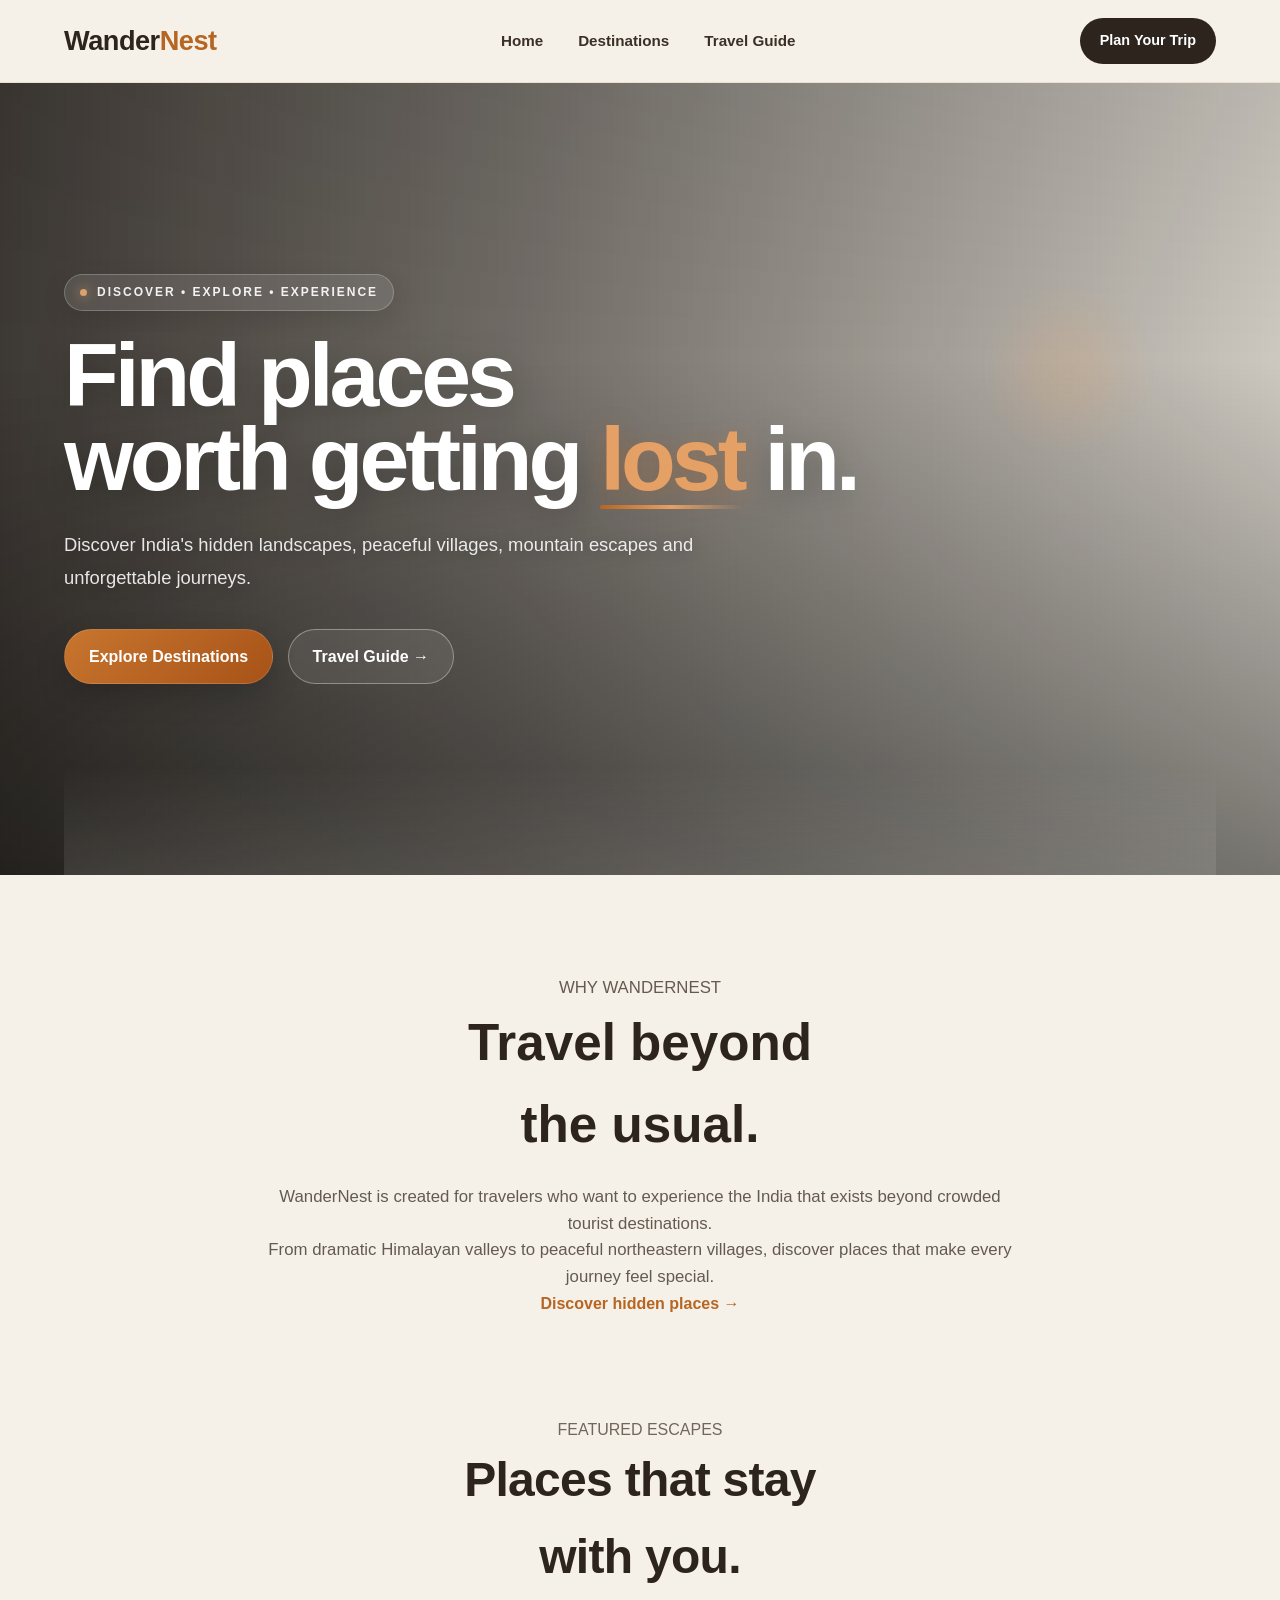
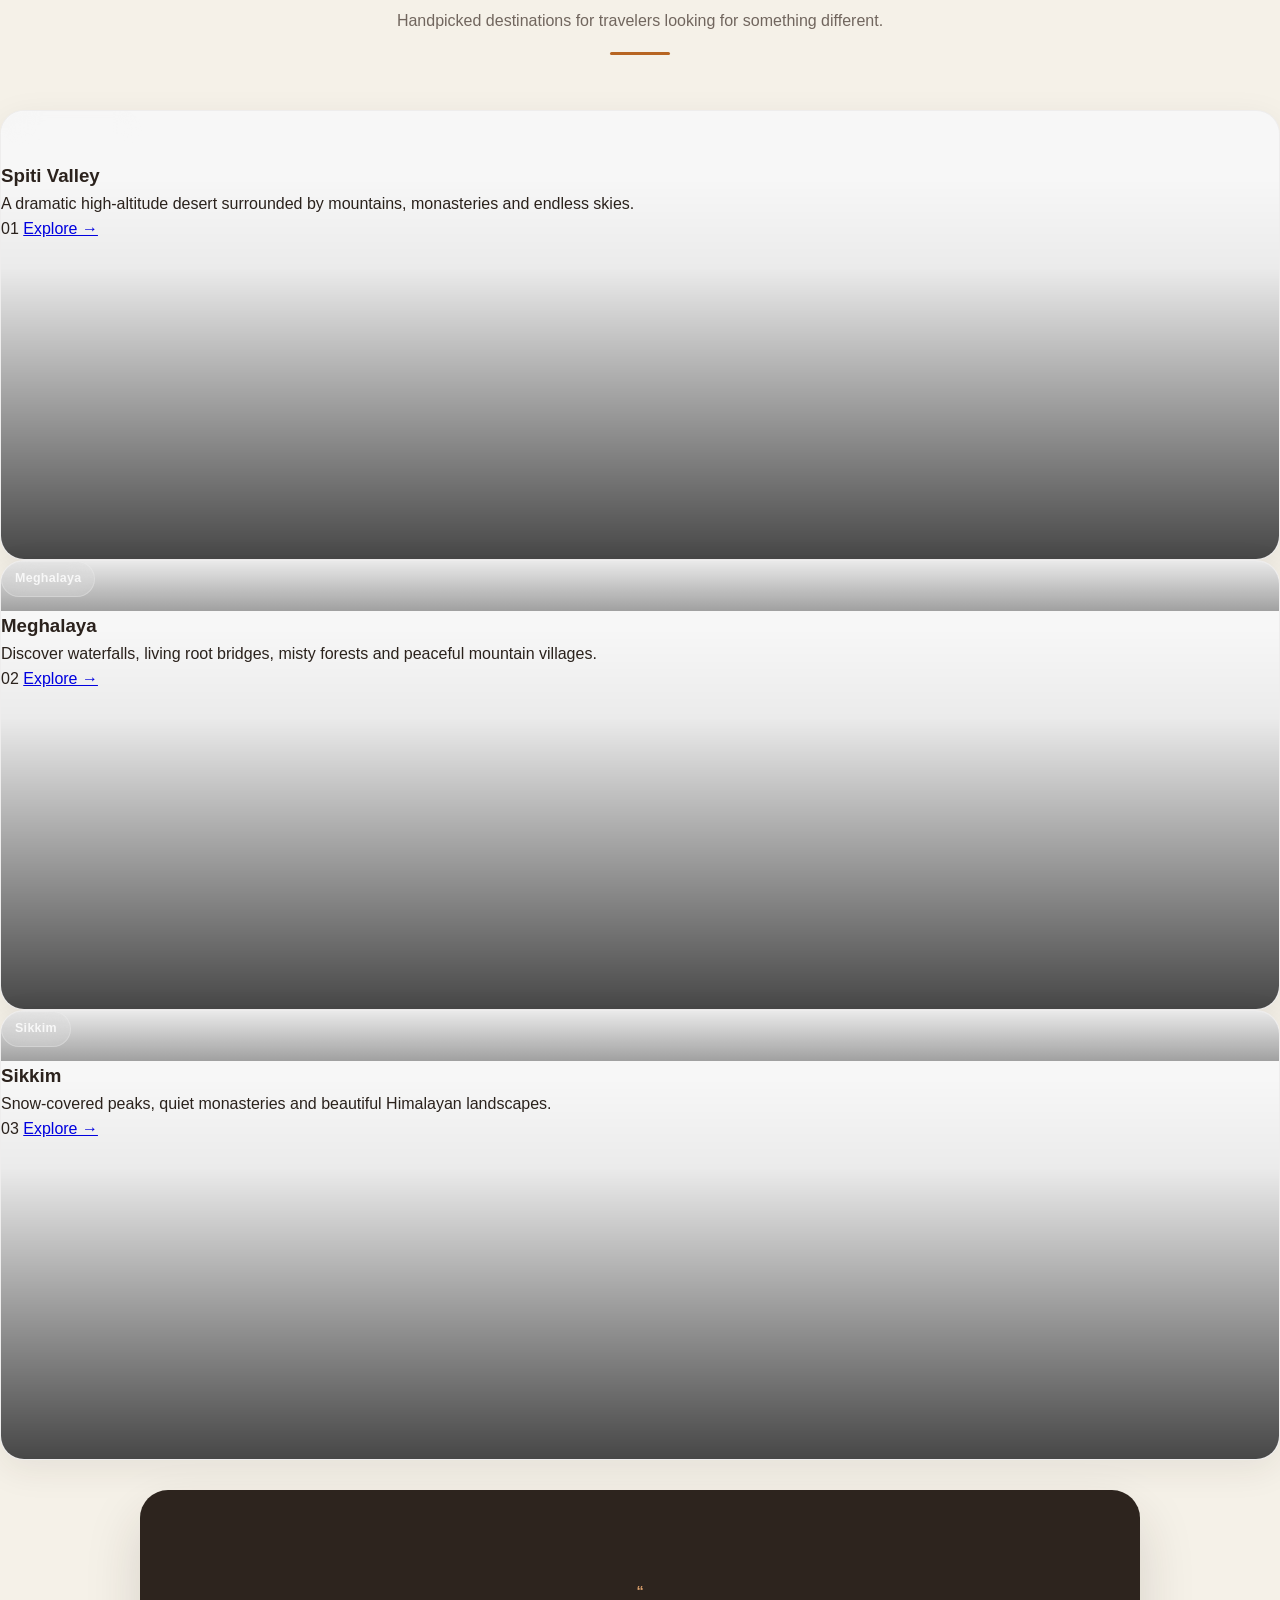
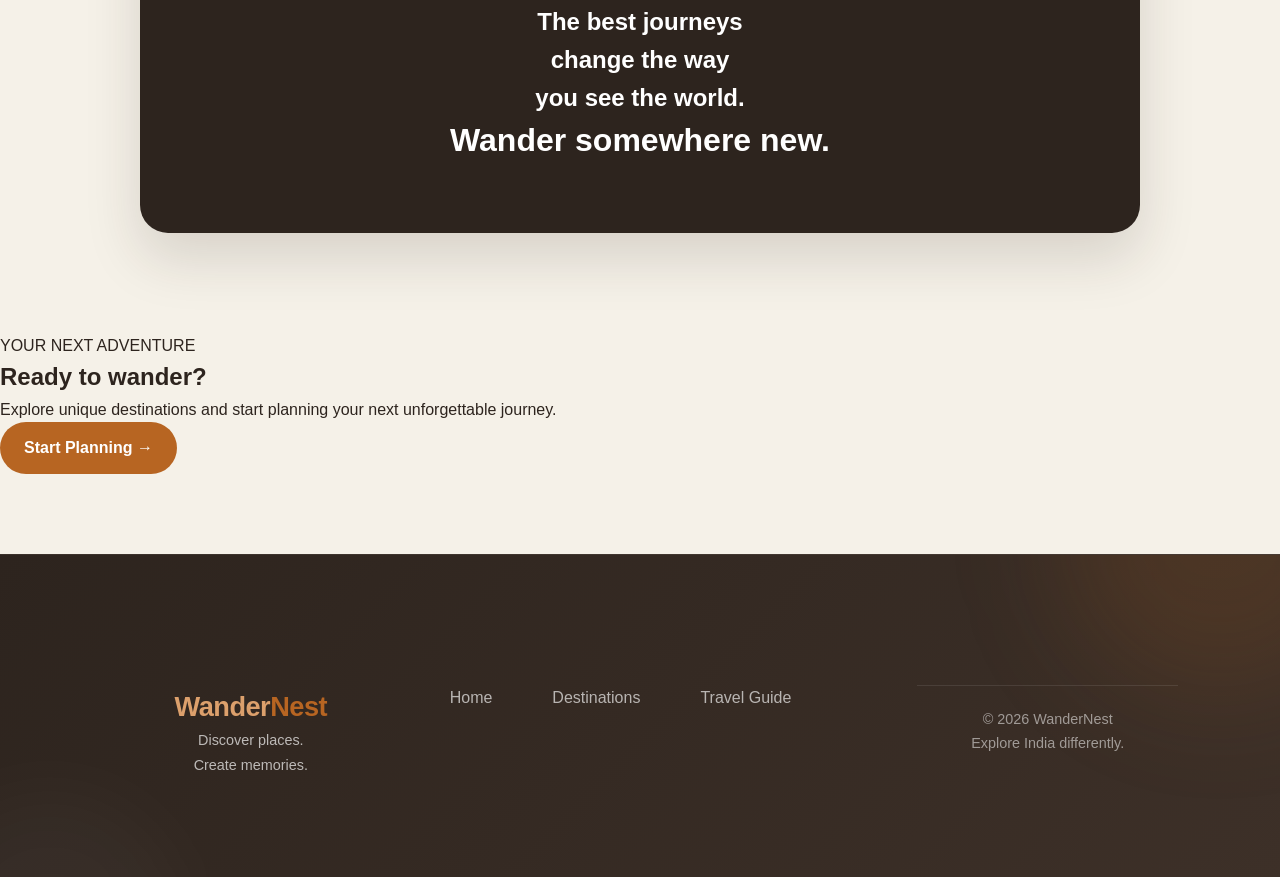
<file: index.html>
<!DOCTYPE html>
<html lang="en">

<head>
    <meta charset="UTF-8">

    <meta name="viewport" content="width=device-width, initial-scale=1.0">

    <meta name="description"
        content="WanderNest - Explore hidden destinations, peaceful villages, mountain escapes and unforgettable journeys across India.">

    <meta name="author" content="WanderNest">

    <title>WanderNest | Explore Hidden India</title>

    <!-- Main Website Stylesheet -->
    <link rel="stylesheet" href="css/style.css">
</head>

<body>

    <!-- =========================================================
         HEADER & NAVIGATION
         ========================================================= -->

    <header class="header">

        <div class="navbar">

            <!-- Website Logo -->
            <a href="index.html" class="logo" aria-label="WanderNest Home">
                Wander<span>Nest</span>
            </a>

            <!-- Main Navigation -->
            <nav class="nav-links" aria-label="Main navigation">

                <a href="index.html"
                   aria-current="page">
                    Home
                </a>

                <a href="destinations.html">
                    Destinations
                </a>

                <a href="guide.html">
                    Travel Guide
                </a>

            </nav>

            <!-- Primary Navigation Action -->
            <a href="guide.html"
               class="nav-button"
               aria-label="Plan your trip with WanderNest">
                Plan Your Trip
            </a>

        </div>

    </header>


    <!-- =========================================================
         HERO SECTION
         ========================================================= -->

    <main>

        <section class="hero" aria-labelledby="hero-heading">

            <div class="hero-content">

                <p class="small-title">
                    DISCOVER • EXPLORE • EXPERIENCE
                </p>

                <h1 id="hero-heading">
                    Find places<br>
                    worth getting <span>lost</span> in.
                </h1>

                <p class="hero-text">
                    Discover India's hidden landscapes, peaceful villages,
                    mountain escapes and unforgettable journeys.
                </p>

                <div class="hero-buttons">

                    <a href="destinations.html"
                       class="primary-button">
                        Explore Destinations
                    </a>

                    <a href="guide.html"
                       class="secondary-button">
                        Travel Guide →
                    </a>

                </div>

            </div>

        </section>


        <!-- =====================================================
             INTRODUCTION SECTION
             ===================================================== -->

        <section class="section intro"
                 aria-labelledby="intro-heading">

            <div class="intro-content">

                <div>

                    <p class="section-label">
                        WHY WANDERNEST
                    </p>

                    <h2 id="intro-heading">
                        Travel beyond<br>
                        the usual.
                    </h2>

                </div>

                <div class="intro-text">

                    <p>
                        WanderNest is created for travelers who want to
                        experience the India that exists beyond crowded
                        tourist destinations.
                    </p>

                    <p>
                        From dramatic Himalayan valleys to peaceful
                        northeastern villages, discover places that make
                        every journey feel special.
                    </p>

                    <a href="destinations.html"
                       class="text-link">
                        Discover hidden places →
                    </a>

                </div>

            </div>

        </section>


        <!-- =====================================================
             FEATURED DESTINATIONS
             ===================================================== -->

        <section class="section"
                 aria-labelledby="featured-heading">

            <div class="section-heading">

                <div>

                    <p class="section-label">
                        FEATURED ESCAPES
                    </p>

                    <h2 id="featured-heading">
                        Places that stay<br>
                        with you.
                    </h2>

                </div>

                <p class="heading-description">
                    Handpicked destinations for travelers looking
                    for something different.
                </p>

            </div>


            <!-- Destination Cards -->
            <div class="destination-container">


                <!-- ================= SPITI VALLEY ================= -->

                <article class="destination-card">

                    <div class="card-image spiti-image">

                        <span class="location-tag">
                            Himachal Pradesh
                        </span>

                    </div>

                    <div class="card-content">

                        <h3>
                            Spiti Valley
                        </h3>

                        <p>
                            A dramatic high-altitude desert surrounded
                            by mountains, monasteries and endless skies.
                        </p>

                        <div class="card-bottom">

                            <span>
                                01
                            </span>

                            <a href="destinations.html">
                                Explore →
                            </a>

                        </div>

                    </div>

                </article>


                <!-- ================= MEGHALAYA ================= -->

                <article class="destination-card">

                    <div class="card-image meghalaya-image">

                        <span class="location-tag">
                            Meghalaya
                        </span>

                    </div>

                    <div class="card-content">

                        <h3>
                            Meghalaya
                        </h3>

                        <p>
                            Discover waterfalls, living root bridges,
                            misty forests and peaceful mountain villages.
                        </p>

                        <div class="card-bottom">

                            <span>
                                02
                            </span>

                            <a href="destinations.html">
                                Explore →
                            </a>

                        </div>

                    </div>

                </article>


                <!-- ================= SIKKIM ================= -->

                <article class="destination-card">

                    <div class="card-image sikkim-image">

                        <span class="location-tag">
                            Sikkim
                        </span>

                    </div>

                    <div class="card-content">

                        <h3>
                            Sikkim
                        </h3>

                        <p>
                            Snow-covered peaks, quiet monasteries and
                            beautiful Himalayan landscapes.
                        </p>

                        <div class="card-bottom">

                            <span>
                                03
                            </span>

                            <a href="destinations.html">
                                Explore →
                            </a>

                        </div>

                    </div>

                </article>

            </div>

        </section>


        <!-- =====================================================
             TRAVEL QUOTE
             ===================================================== -->

        <section class="quote-section"
                 aria-labelledby="quote-heading">

            <div class="quote-content">

                <span class="quote-mark"
                      aria-hidden="true">
                    “
                </span>

                <h2 id="quote-heading">
                    The best journeys<br>
                    change the way<br>
                    you see the world.
                </h2>

                <p>
                    Wander somewhere new.
                </p>

            </div>

        </section>


        <!-- =====================================================
             CALL TO ACTION
             ===================================================== -->

        <section class="section"
                 aria-labelledby="cta-heading">

            <div class="cta-box">

                <p class="section-label">
                    YOUR NEXT ADVENTURE
                </p>

                <h2 id="cta-heading">
                    Ready to wander?
                </h2>

                <p>
                    Explore unique destinations and start planning
                    your next unforgettable journey.
                </p>

                <a href="guide.html"
                   class="primary-button">
                    Start Planning →
                </a>

            </div>

        </section>

    </main>


    <!-- =========================================================
         FOOTER
         ========================================================= -->

    <footer class="footer">

        <div class="footer-container">

            <!-- Footer Brand -->
            <div class="footer-brand">

                <a href="index.html"
                   class="logo"
                   aria-label="WanderNest Home">
                    Wander<span>Nest</span>
                </a>

                <p>
                    Discover places.<br>
                    Create memories.
                </p>

            </div>


            <!-- Footer Navigation -->
            <nav class="footer-links"
                 aria-label="Footer navigation">

                <a href="index.html">
                    Home
                </a>

                <a href="destinations.html">
                    Destinations
                </a>

                <a href="guide.html">
                    Travel Guide
                </a>

            </nav>


            <!-- Copyright Information -->
            <div class="footer-copy">

                <p>
                    © 2026 WanderNest
                </p>

                <p>
                    Explore India differently.
                </p>

            </div>

        </div>

    </footer>

</body>

</html>
</file>
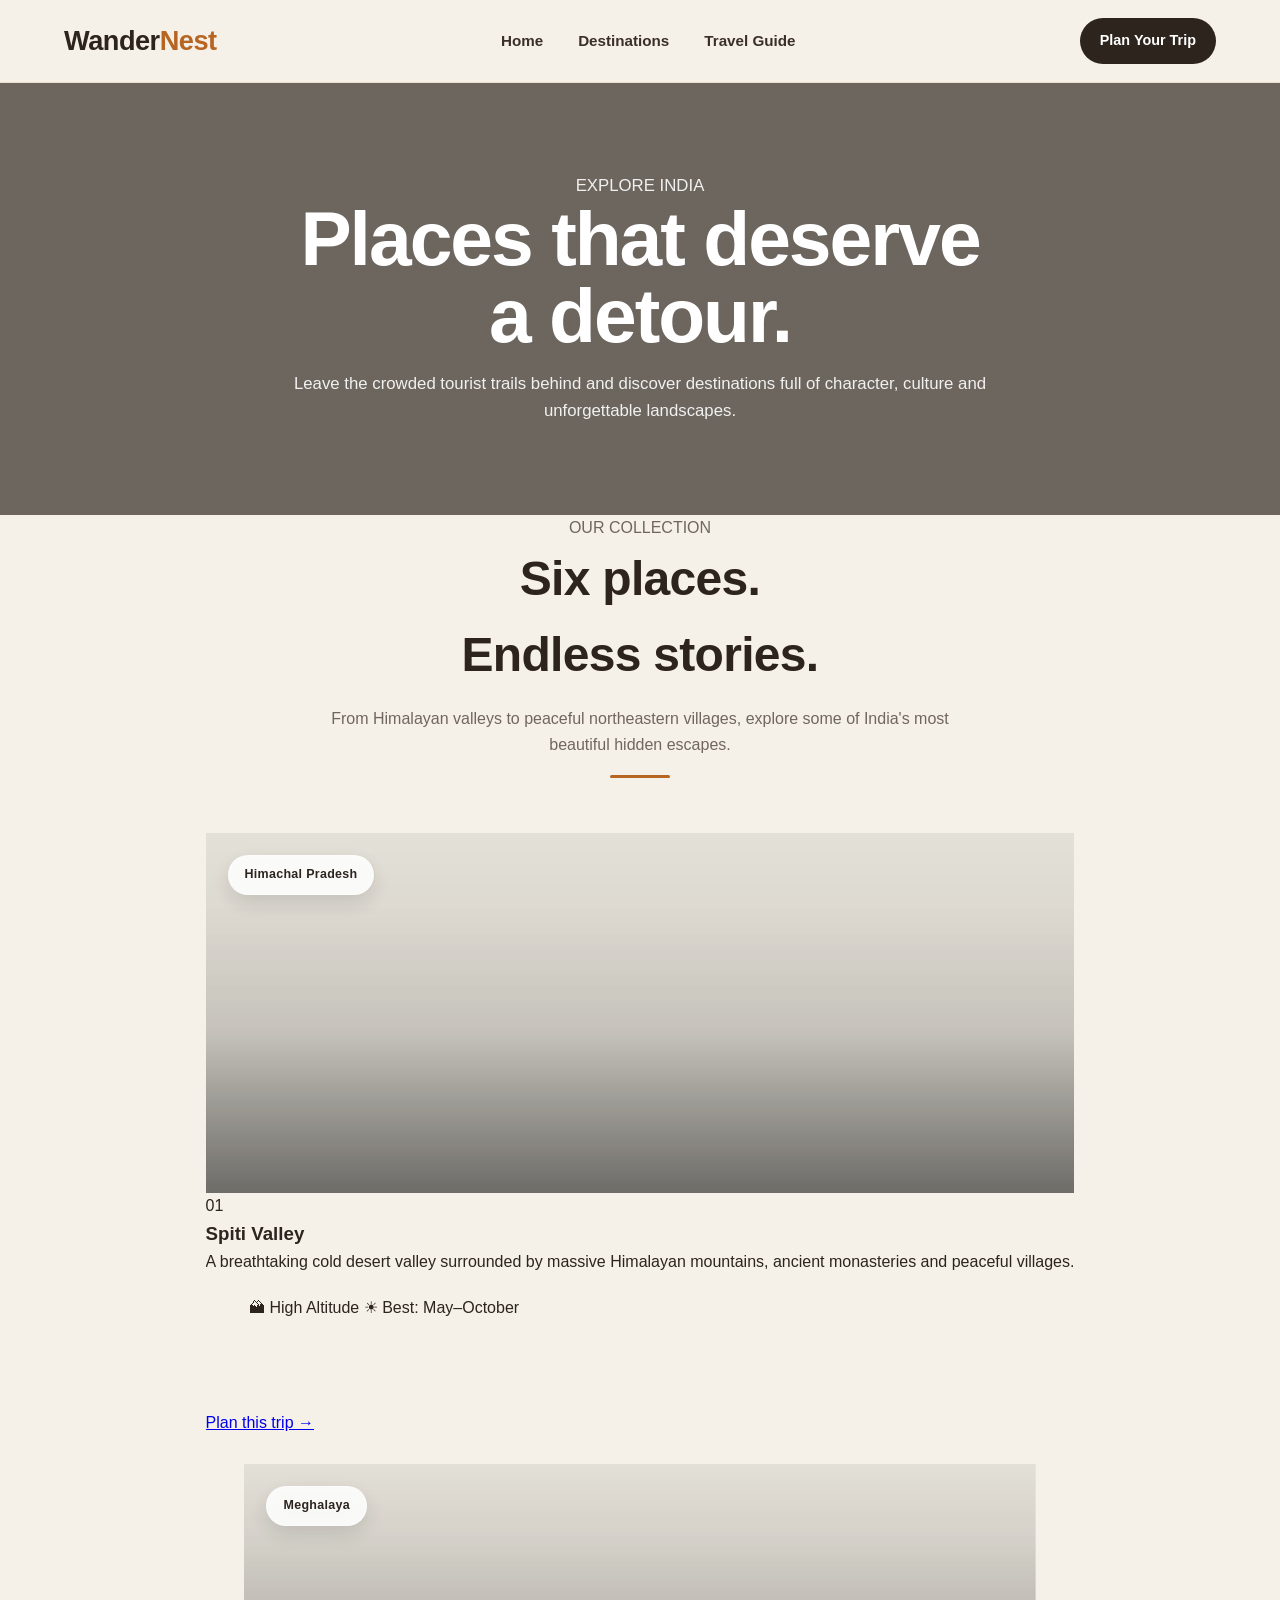
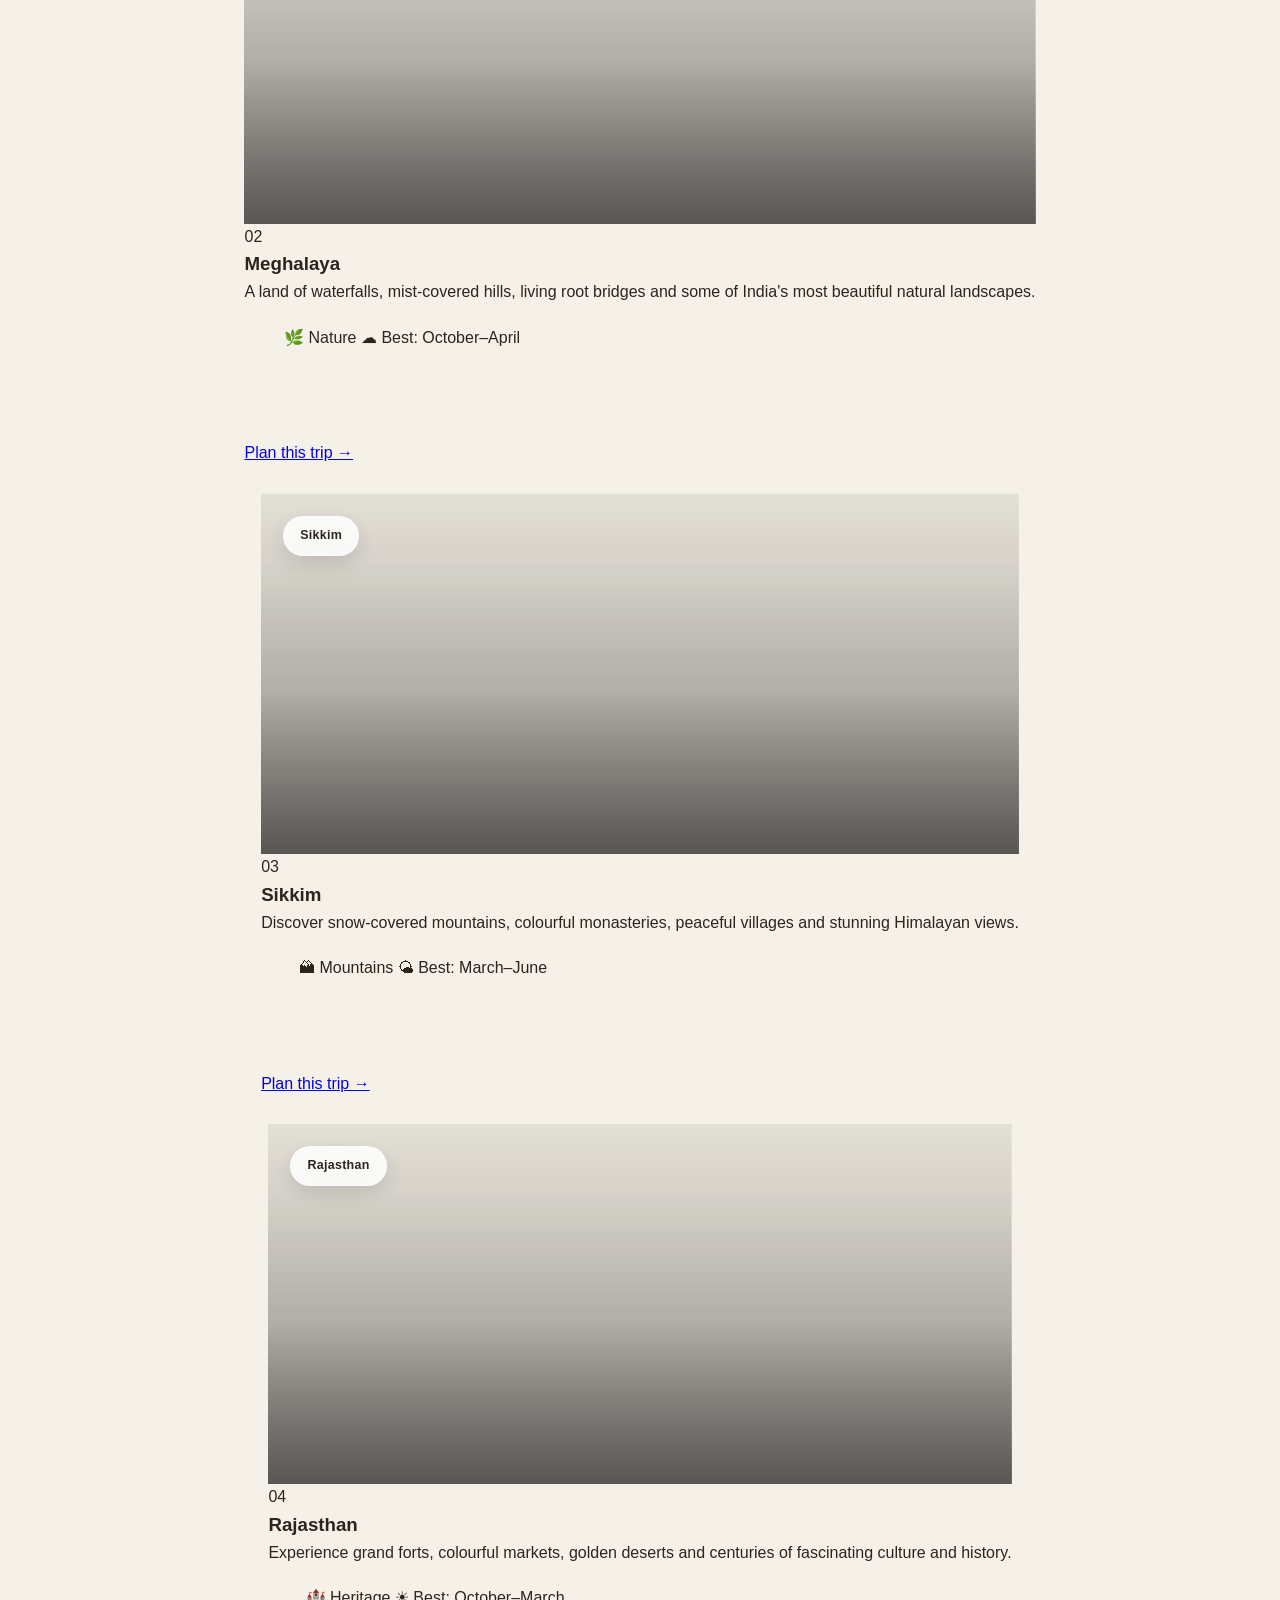
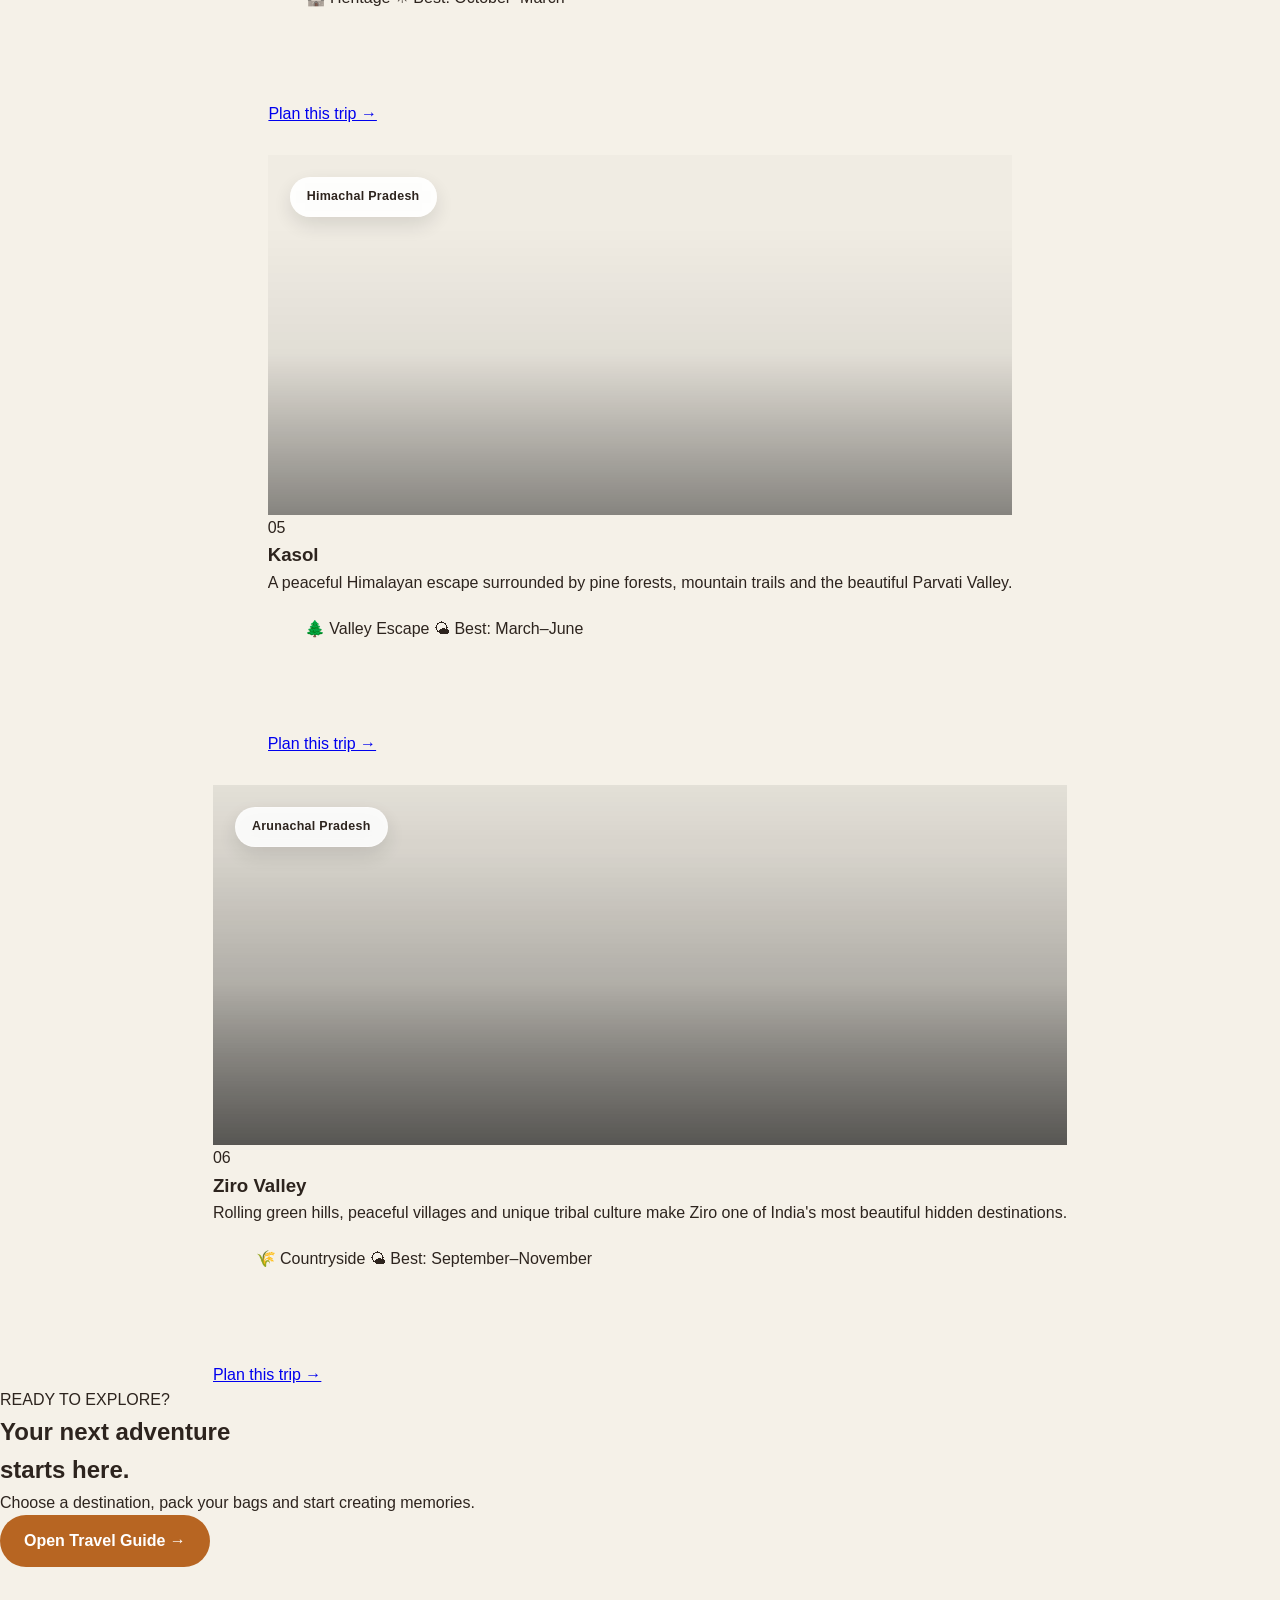
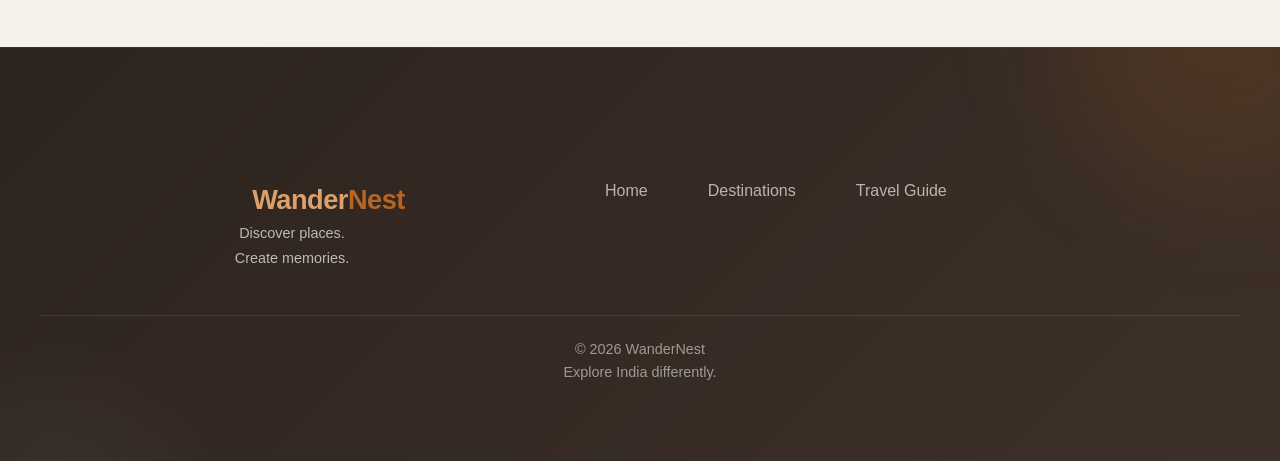
<file: Destinations.html>
<!DOCTYPE html>
<html lang="en">
<head>
    <meta charset="UTF-8">
    <meta name="viewport" content="width=device-width, initial-scale=1.0">

    <meta name="description"
        content="Explore hidden destinations across India with WanderNest, from Himalayan valleys to peaceful northeastern villages.">

    <meta name="author" content="WanderNest">

    <title>Destinations | WanderNest</title>

    <link rel="stylesheet" href="css/style.css">
</head>

<body>

    <!-- ================= HEADER ================= -->

    <header class="header">
        <div class="navbar">

            <a href="index.html" class="logo" aria-label="WanderNest Home">
                Wander<span>Nest</span>
            </a>

            <nav class="nav-links" aria-label="Main navigation">
                <a href="index.html">Home</a>
                <a href="destinations.html" aria-current="page">Destinations</a>
                <a href="guide.html">Travel Guide</a>
            </nav>

            <a href="guide.html" class="nav-button" aria-label="Plan your trip with WanderNest">
                Plan Your Trip
            </a>

        </div>
    </header>

    <main>

    <!-- ================= PAGE HERO ================= -->

    <section class="page-hero" aria-labelledby="destinations-hero-heading">

        <div class="page-hero-content">

            <p class="small-title">
                EXPLORE INDIA
            </p>

            <h1 id="destinations-hero-heading">
                Places that deserve<br>
                a <span>detour.</span>
            </h1>

            <p>
                Leave the crowded tourist trails behind and
                discover destinations full of character,
                culture and unforgettable landscapes.
            </p>

        </div>

    </section>

    <!-- ================= DESTINATIONS ================= -->

    <section class="section" aria-labelledby="collection-heading">

        <div class="section-heading">

            <div>

                <p class="section-label">
                    OUR COLLECTION
                </p>

                <h2 id="collection-heading">
                    Six places.<br>
                    Endless stories.
                </h2>

            </div>

            <p class="heading-description">
                From Himalayan valleys to peaceful northeastern
                villages, explore some of India's most beautiful
                hidden escapes.
            </p>

        </div>

        <div class="destination-grid">

            <!-- ================= SPITI ================= -->

            <article class="large-destination-card">

                <div class="large-card-image spiti-image">

                    <span class="location-tag">
                        Himachal Pradesh
                    </span>

                </div>

                <div class="large-card-content">

                    <div class="number">
                        01
                    </div>

                    <h3>
                        Spiti Valley
                    </h3>

                    <p>
                        A breathtaking cold desert valley surrounded
                        by massive Himalayan mountains, ancient
                        monasteries and peaceful villages.
                    </p>

                    <div class="destination-info">

                        <span>
                            🏔 High Altitude
                        </span>

                        <span>
                            ☀ Best: May–October
                        </span>

                    </div>

                    <a href="guide.html" class="destination-cta">
                        Plan this trip →
                    </a>

                </div>

            </article>

            <!-- ================= MEGHALAYA ================= -->

            <article class="large-destination-card">

                <div class="large-card-image meghalaya-image">

                    <span class="location-tag">
                        Meghalaya
                    </span>

                </div>

                <div class="large-card-content">

                    <div class="number">
                        02
                    </div>

                    <h3>
                        Meghalaya
                    </h3>

                    <p>
                        A land of waterfalls, mist-covered hills,
                        living root bridges and some of India's
                        most beautiful natural landscapes.
                    </p>

                    <div class="destination-info">

                        <span>
                            🌿 Nature
                        </span>

                        <span>
                            ☁ Best: October–April
                        </span>

                    </div>

                    <a href="guide.html" class="destination-cta">
                        Plan this trip →
                    </a>

                </div>

            </article>

            <!-- ================= SIKKIM ================= -->

            <article class="large-destination-card">

                <div class="large-card-image sikkim-image">

                    <span class="location-tag">
                        Sikkim
                    </span>

                </div>

                <div class="large-card-content">

                    <div class="number">
                        03
                    </div>

                    <h3>
                        Sikkim
                    </h3>

                    <p>
                        Discover snow-covered mountains, colourful
                        monasteries, peaceful villages and stunning
                        Himalayan views.
                    </p>

                    <div class="destination-info">

                        <span>
                            🏔 Mountains
                        </span>

                        <span>
                            🌤 Best: March–June
                        </span>

                    </div>

                    <a href="guide.html" class="destination-cta">
                        Plan this trip →
                    </a>

                </div>

            </article>

            <!-- ================= RAJASTHAN ================= -->

            <article class="large-destination-card">

                <div class="large-card-image rajasthan-image">

                    <span class="location-tag">
                        Rajasthan
                    </span>

                </div>

                <div class="large-card-content">

                    <div class="number">
                        04
                    </div>

                    <h3>
                        Rajasthan
                    </h3>

                    <p>
                        Experience grand forts, colourful markets,
                        golden deserts and centuries of fascinating
                        culture and history.
                    </p>

                    <div class="destination-info">

                        <span>
                            🏰 Heritage
                        </span>

                        <span>
                            ☀ Best: October–March
                        </span>

                    </div>

                    <a href="guide.html" class="destination-cta">
                        Plan this trip →
                    </a>

                </div>

            </article>

            <!-- ================= KASOL ================= -->

            <article class="large-destination-card">

                <div class="large-card-image kasol-image">

                    <span class="location-tag">
                        Himachal Pradesh
                    </span>

                </div>

                <div class="large-card-content">

                    <div class="number">
                        05
                    </div>

                    <h3>
                        Kasol
                    </h3>

                    <p>
                        A peaceful Himalayan escape surrounded by
                        pine forests, mountain trails and the beautiful
                        Parvati Valley.
                    </p>

                    <div class="destination-info">

                        <span>
                            🌲 Valley Escape
                        </span>

                        <span>
                            🌤 Best: March–June
                        </span>

                    </div>

                    <a href="guide.html" class="destination-cta">
                        Plan this trip →
                    </a>

                </div>

            </article>

            <!-- ================= ZIRO ================= -->

            <article class="large-destination-card">

                <div class="large-card-image ziro-image">

                    <span class="location-tag">
                        Arunachal Pradesh
                    </span>

                </div>

                <div class="large-card-content">

                    <div class="number">
                        06
                    </div>

                    <h3>
                        Ziro Valley
                    </h3>

                    <p>
                        Rolling green hills, peaceful villages and
                        unique tribal culture make Ziro one of India's
                        most beautiful hidden destinations.
                    </p>

                    <div class="destination-info">

                        <span>
                            🌾 Countryside
                        </span>

                        <span>
                            🌤 Best: September–November
                        </span>

                    </div>

                    <a href="guide.html" class="destination-cta">
                        Plan this trip →
                    </a>

                </div>

            </article>

        </div>

    </section>

    <!-- ================= CTA ================= -->

    <section class="section">

        <div class="cta-box">

            <p class="section-label">
                READY TO EXPLORE?
            </p>

            <h2>
                Your next adventure<br>
                starts here.
            </h2>

            <p>
                Choose a destination, pack your bags and
                start creating memories.
            </p>

            <a href="guide.html" class="primary-button">
                Open Travel Guide →
            </a>

        </div>

    </section>

    </main>


    <!-- ================= FOOTER ================= -->

    <footer class="footer">

        <div class="footer-container">

            <div class="footer-brand">

                <a href="index.html" class="logo" aria-label="WanderNest Home">
                    Wander<span>Nest</span>
                </a>

                <p>
                    Discover places.<br>
                    Create memories.
                </p>

            </div>

            <nav class="footer-links" aria-label="Footer navigation">

                <a href="index.html">
                    Home
                </a>

                <a href="destinations.html">
                    Destinations
                </a>

                <a href="guide.html">
                    Travel Guide
                </a>

            </div>

            <div class="footer-copy">

                <p>
                    © 2026 WanderNest
                </p>

                <p>
                    Explore India differently.
                </p>

            </div>

        </div>

    </footer>

</body>
</html>
</file>
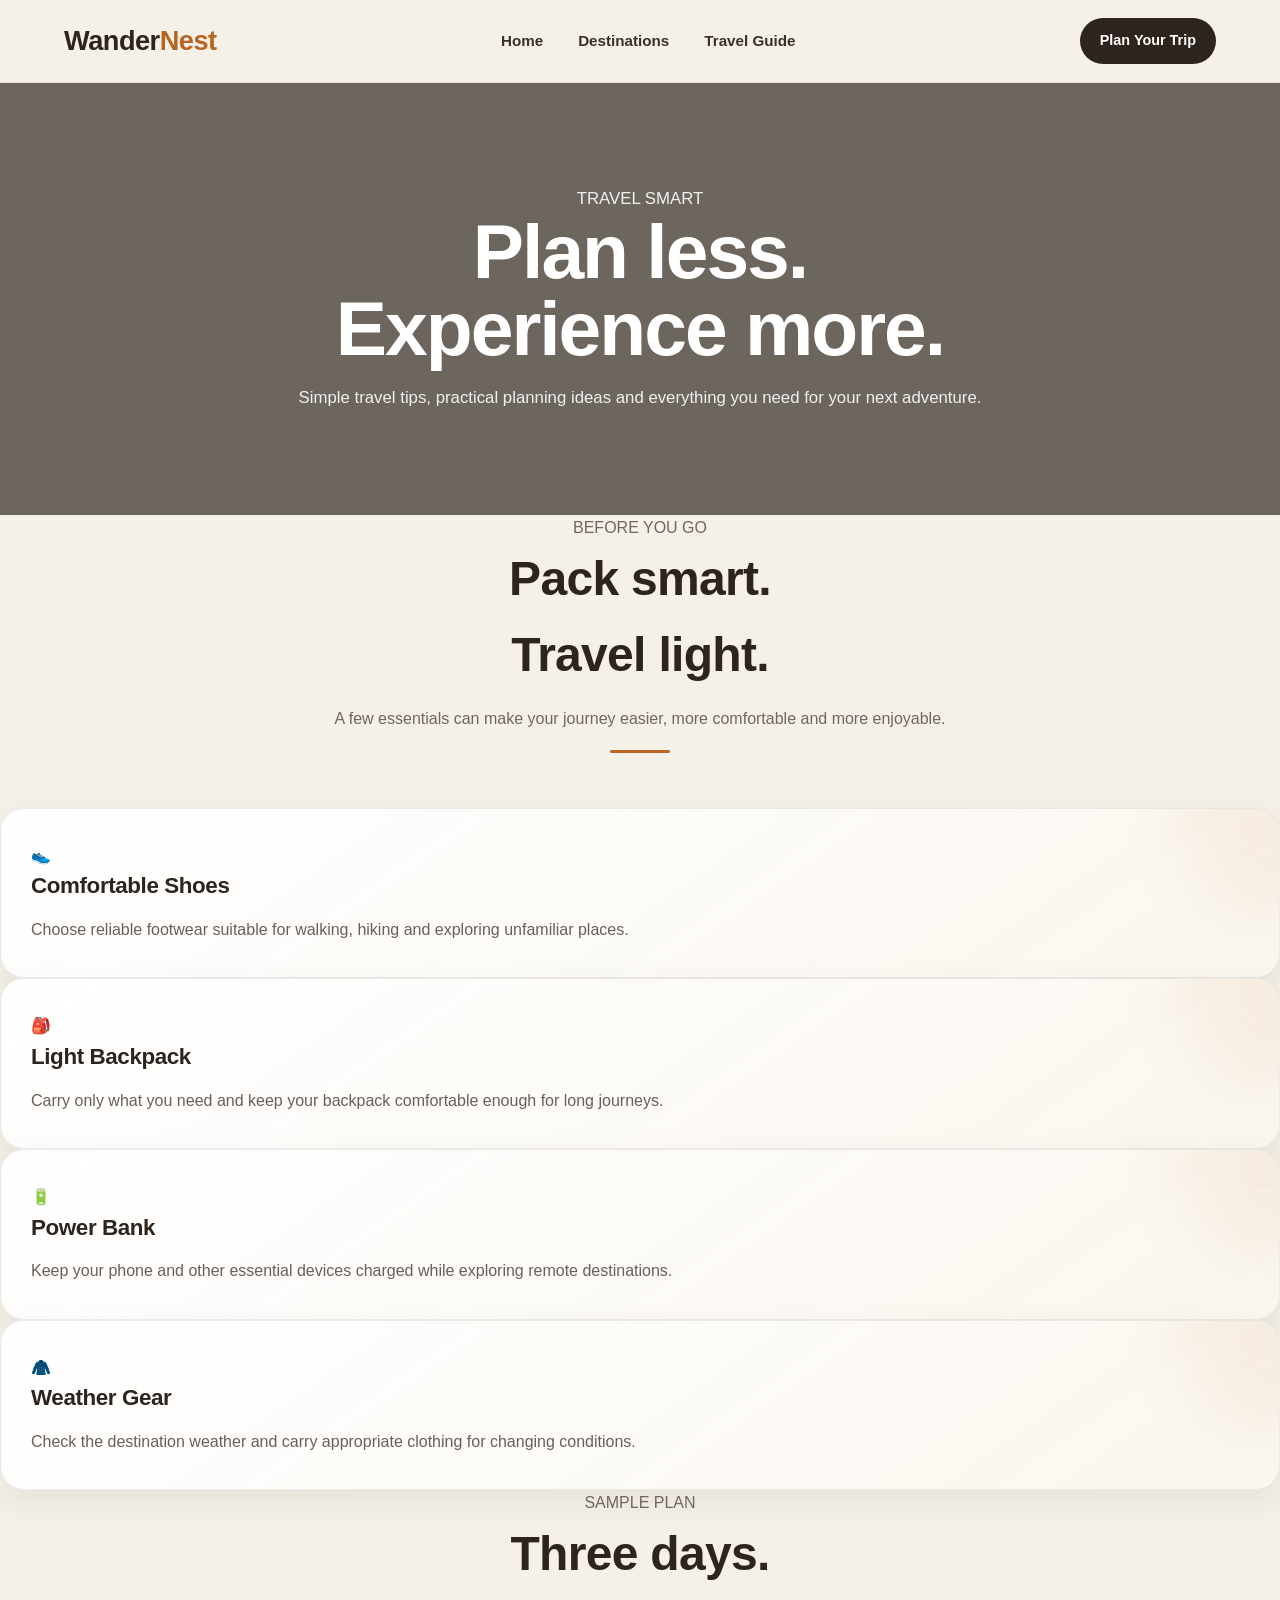
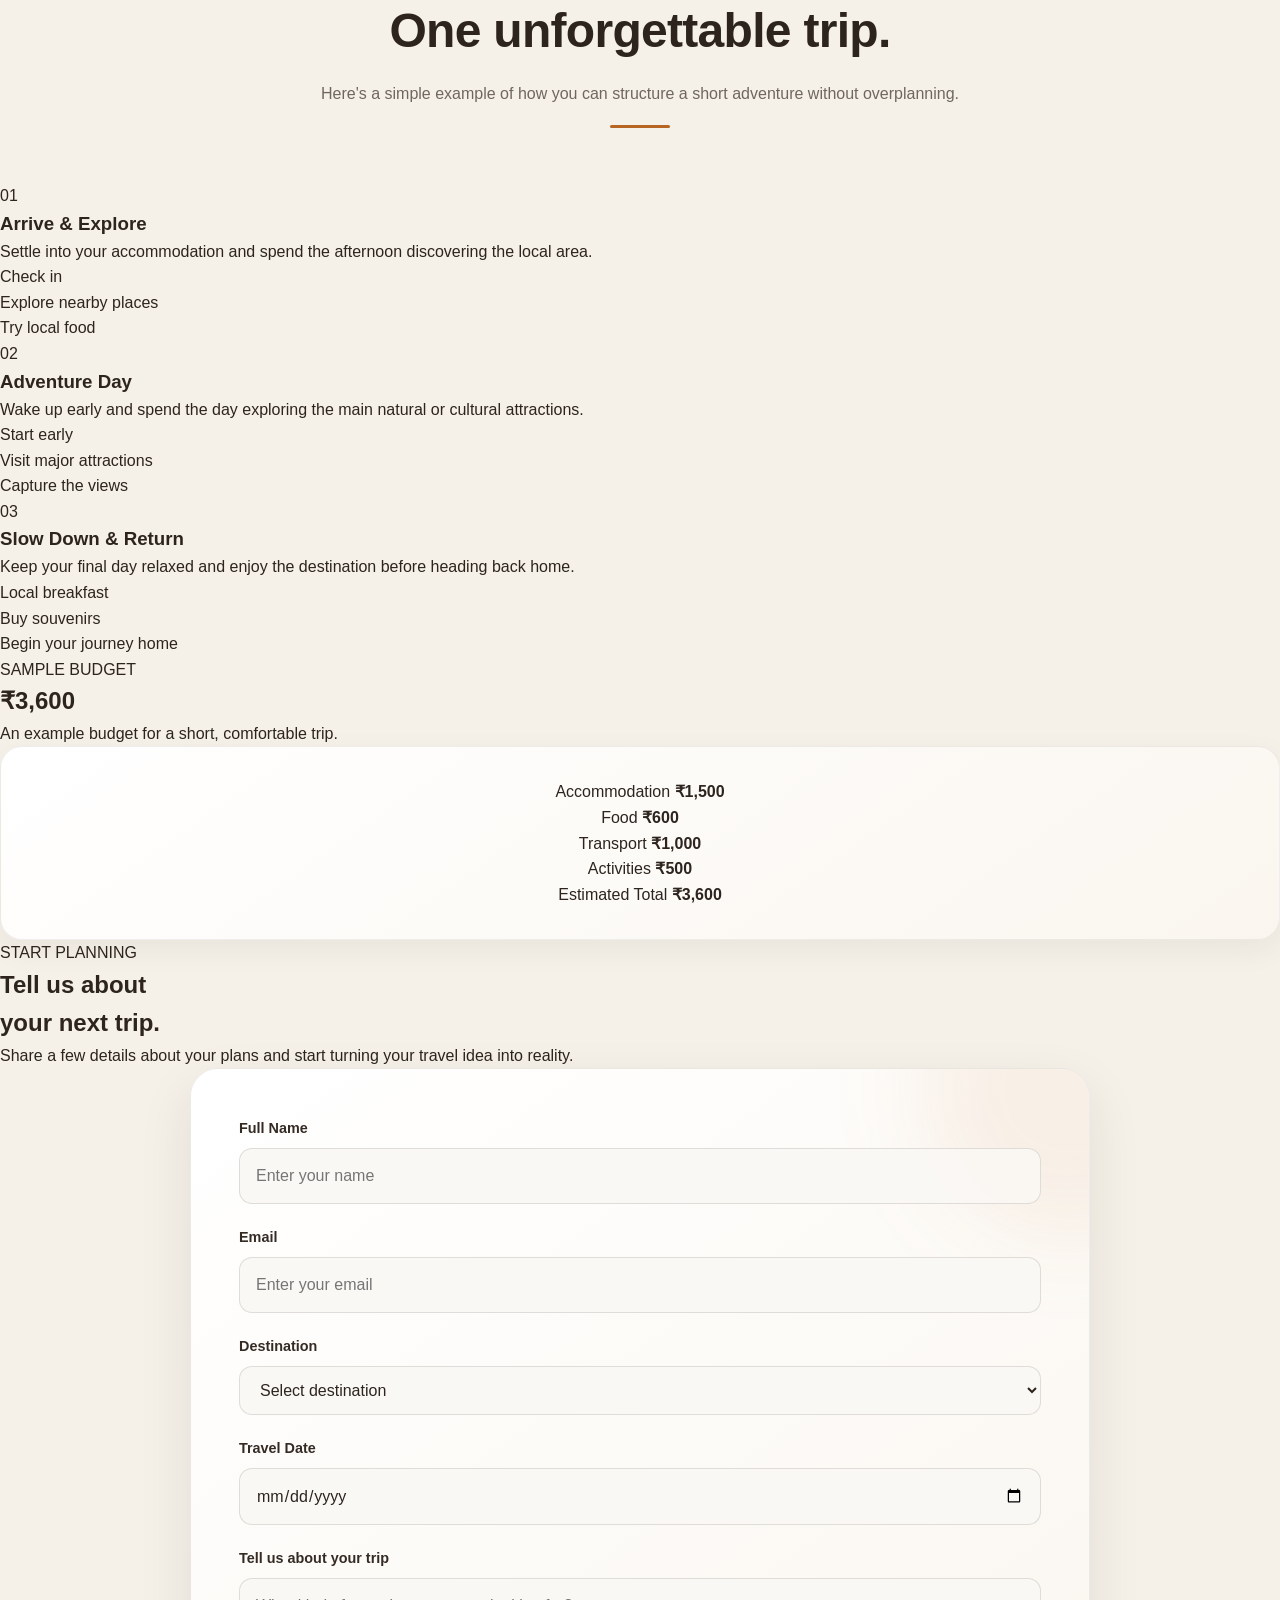
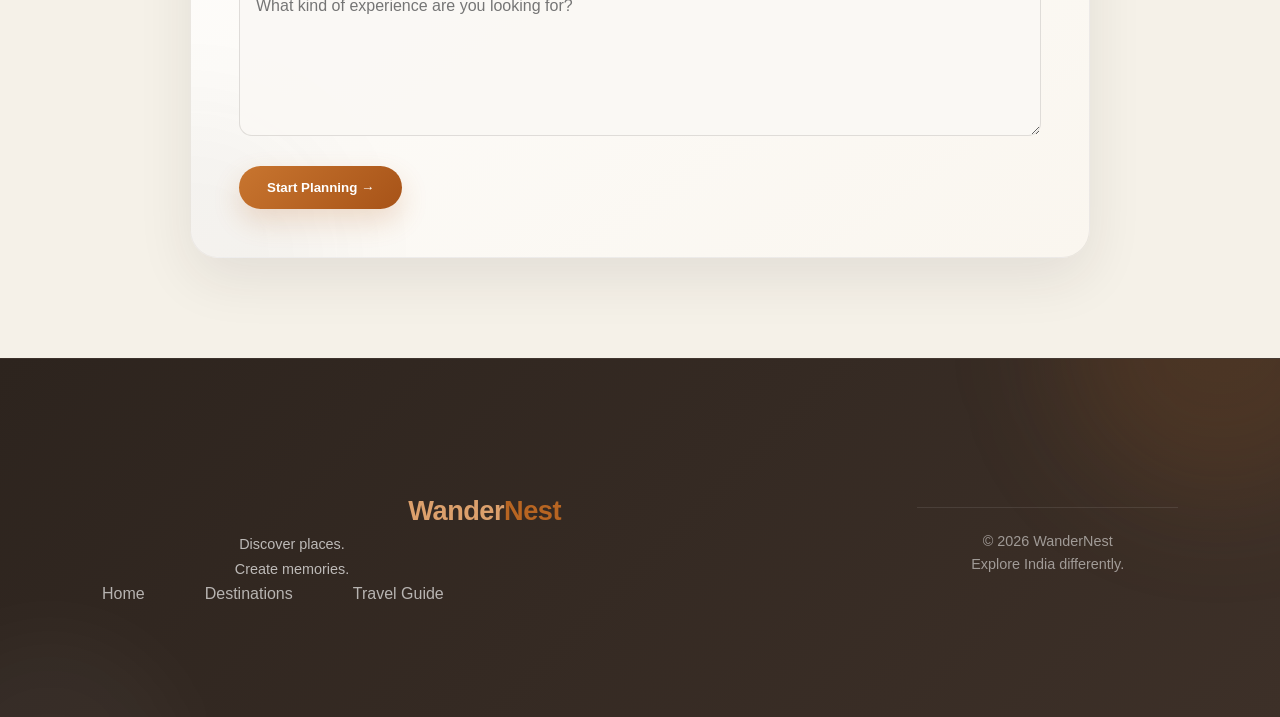
<file: Guide.html>
<!DOCTYPE html>
<html lang="en">
<head>
    <meta charset="UTF-8">
    <meta name="viewport" content="width=device-width, initial-scale=1.0">

    <meta name="description" content="WanderNest travel guide with practical travel tips, packing ideas, sample itineraries and trip planning tools for exploring India.">

    <meta name="author" content="WanderNest">

    <title>Travel Guide | WanderNest</title>

    <link rel="stylesheet" href="css/style.css">
</head>

<body>

    <!-- ================= HEADER ================= -->

    <header class="header">
        <div class="navbar">

            <a href="index.html" class="logo" aria-label="WanderNest Home">
                Wander<span>Nest</span>
            </a>

            <nav class="nav-links" aria-label="Main navigation">
                <a href="index.html">Home</a>
                <a href="destinations.html">Destinations</a>
                <a href="guide.html" aria-current="page">Travel Guide</a>
            </nav>

            <a href="guide.html" class="nav-button" aria-label="Plan your trip with WanderNest">
                Plan Your Trip
            </a>

        </div>
    </header>


    <main>

    <!-- ================= PAGE HERO ================= -->

    <section class="page-hero guide-hero" aria-labelledby="guide-heading">

        <div class="page-hero-content">

            <p class="small-title">
                TRAVEL SMART
            </p>

            <h1 id="guide-heading">
                Plan less.<br>
                Experience <span>more.</span>
            </h1>

            <p>
                Simple travel tips, practical planning ideas
                and everything you need for your next adventure.
            </p>

        </div>

    </section>


    <!-- ================= PACKING GUIDE ================= -->

    <section class="section" aria-labelledby="packing-heading">

        <div class="section-heading">

            <div>

                <p class="section-label">
                    BEFORE YOU GO
                </p>

                <h2 id="packing-heading">
                    Pack smart.<br>
                    Travel light.
                </h2>

            </div>

            <p class="heading-description">
                A few essentials can make your journey easier,
                more comfortable and more enjoyable.
            </p>

        </div>


        <div class="packing-container">


            <!-- CARD 1 -->

            <article class="guide-card">

                <div class="guide-icon" aria-hidden="true">
                    👟
                </div>

                <h3>
                    Comfortable Shoes
                </h3>

                <p>
                    Choose reliable footwear suitable for walking,
                    hiking and exploring unfamiliar places.
                </p>

            </article>


            <!-- CARD 2 -->

            <article class="guide-card">

                <div class="guide-icon" aria-hidden="true">
                    🎒
                </div>

                <h3>
                    Light Backpack
                </h3>

                <p>
                    Carry only what you need and keep your backpack
                    comfortable enough for long journeys.
                </p>

            </article>


            <!-- CARD 3 -->

            <article class="guide-card">

                <div class="guide-icon" aria-hidden="true">
                    🔋
                </div>

                <h3>
                    Power Bank
                </h3>

                <p>
                    Keep your phone and other essential devices
                    charged while exploring remote destinations.
                </p>

            </article>


            <!-- CARD 4 -->

            <article class="guide-card">

                <div class="guide-icon" aria-hidden="true">
                    🧥
                </div>

                <h3>
                    Weather Gear
                </h3>

                <p>
                    Check the destination weather and carry
                    appropriate clothing for changing conditions.
                </p>

            </article>

        </div>

    </section>


    <!-- ================= ITINERARY ================= -->

    <section class="section itinerary-section" aria-labelledby="itinerary-heading">

        <div class="section-heading">

            <div>

                <p class="section-label">
                    SAMPLE PLAN
                </p>

                <h2 id="itinerary-heading">
                    Three days.<br>
                    One unforgettable trip.
                </h2>

            </div>

            <p class="heading-description">
                Here's a simple example of how you can structure
                a short adventure without overplanning.
            </p>

        </div>


        <div class="itinerary-container">


            <!-- DAY 1 -->

            <article class="day-card">

                <div class="day-number">
                    01
                </div>

                <div class="day-content">

                    <h3>
                        Arrive & Explore
                    </h3>

                    <p>
                        Settle into your accommodation and spend
                        the afternoon discovering the local area.
                    </p>

                    <ul>
                        <li>Check in</li>
                        <li>Explore nearby places</li>
                        <li>Try local food</li>
                    </ul>

                </div>

            </article>


            <!-- DAY 2 -->

            <article class="day-card">

                <div class="day-number">
                    02
                </div>

                <div class="day-content">

                    <h3>
                        Adventure Day
                    </h3>

                    <p>
                        Wake up early and spend the day exploring
                        the main natural or cultural attractions.
                    </p>

                    <ul>
                        <li>Start early</li>
                        <li>Visit major attractions</li>
                        <li>Capture the views</li>
                    </ul>

                </div>

            </article>


            <!-- DAY 3 -->

            <article class="day-card">

                <div class="day-number">
                    03
                </div>

                <div class="day-content">

                    <h3>
                        Slow Down & Return
                    </h3>

                    <p>
                        Keep your final day relaxed and enjoy the
                        destination before heading back home.
                    </p>

                    <ul>
                        <li>Local breakfast</li>
                        <li>Buy souvenirs</li>
                        <li>Begin your journey home</li>
                    </ul>

                </div>

            </article>


        </div>

    </section>


    <!-- ================= BUDGET ================= -->

    <section class="section" aria-labelledby="budget-heading">

        <div class="budget-container">

            <div class="budget-intro">

                <p class="section-label">
                    SAMPLE BUDGET
                </p>

                <h2 id="budget-heading">
                    ₹3,600
                </h2>

                <p>
                    An example budget for a short,
                    comfortable trip.
                </p>

            </div>


            <div class="budget-card">

                <div class="budget-row">

                    <span>
                        Accommodation
                    </span>

                    <strong>
                        ₹1,500
                    </strong>

                </div>


                <div class="budget-row">

                    <span>
                        Food
                    </span>

                    <strong>
                        ₹600
                    </strong>

                </div>


                <div class="budget-row">

                    <span>
                        Transport
                    </span>

                    <strong>
                        ₹1,000
                    </strong>

                </div>


                <div class="budget-row">

                    <span>
                        Activities
                    </span>

                    <strong>
                        ₹500
                    </strong>

                </div>


                <div class="budget-total">

                    <span>
                        Estimated Total
                    </span>

                    <strong>
                        ₹3,600
                    </strong>

                </div>

            </div>

        </div>

    </section>


    <!-- ================= TRIP FORM ================= -->

    <section class="section trip-section" aria-labelledby="planning-heading">

        <div class="trip-container">


            <div class="trip-intro">

                <p class="section-label">
                    START PLANNING
                </p>

                <h2 id="planning-heading">
                    Tell us about<br>
                    your next trip.
                </h2>

                <p>
                    Share a few details about your plans and
                    start turning your travel idea into reality.
                </p>

            </div>


            <form class="trip-form">


                <div class="form-row">

                    <div class="form-group">

                        <label for="name">
                            Full Name
                        </label>

                        <input
                            type="text"
                            id="name"
                            name="name"
                            placeholder="Enter your name"
                            required
                        >

                    </div>


                    <div class="form-group">

                        <label for="email">
                            Email
                        </label>

                        <input
                            type="email"
                            id="email"
                            name="email"
                            placeholder="Enter your email"
                            required
                        >

                    </div>

                </div>


                <div class="form-row">

                    <div class="form-group">

                        <label for="destination">
                            Destination
                        </label>

                        <select
                            id="destination"
                            name="destination"
                        >

                            <option value="">
                                Select destination
                            </option>

                            <option value="spiti">
                                Spiti Valley
                            </option>

                            <option value="meghalaya">
                                Meghalaya
                            </option>

                            <option value="sikkim">
                                Sikkim
                            </option>

                            <option value="rajasthan">
                                Rajasthan
                            </option>

                            <option value="kasol">
                                Kasol
                            </option>

                            <option value="ziro">
                                Ziro Valley
                            </option>

                        </select>

                    </div>


                    <div class="form-group">

                        <label for="date">
                            Travel Date
                        </label>

                        <input
                            type="date"
                            id="date"
                            name="date"
                        >

                    </div>

                </div>


                <div class="form-group">

                    <label for="message">
                        Tell us about your trip
                    </label>

                    <textarea
                        id="message"
                        name="message"
                        rows="5"
                        placeholder="What kind of experience are you looking for?"
                    ></textarea>

                </div>


                <button
                    type="submit"
                    class="form-button"
                >
                    Start Planning →
                </button>


            </form>

        </div>

    </section>


    </main>


    <!-- ================= FOOTER ================= -->

    <footer class="footer">

        <div class="footer-container">


            <div class="footer-brand">

                <a href="index.html" class="logo">
                    Wander<span>Nest</span>
                </a>

                <p>
                    Discover places.<br>
                    Create memories.
                </p>

            </nav>


            <nav class="footer-links" aria-label="Footer navigation">

                <a href="index.html">
                    Home
                </a>

                <a href="destinations.html">
                    Destinations
                </a>

                <a href="guide.html">
                    Travel Guide
                </a>

            </div>


            <div class="footer-copy">

                <p>
                    © 2026 WanderNest
                </p>

                <p>
                    Explore India differently.
                </p>

            </div>


        </div>

    </footer>


</body>
</html>
</file>
<file: css/style.css>
/* =========================================================
   WANDERNEST
   TRAVEL WEBSITE CSS
/* =========================================================
   1. GLOBAL RESET
   ========================================================= */

* {
    margin: 0;
    padding: 0;
    box-sizing: border-box;
}

html {
    scroll-behavior: smooth;
}

body {
    font-family: "Segoe UI", Arial, sans-serif;
    background: #f5f1e8;
    color: #2d241e;
    line-height: 1.6;
    overflow-x: hidden;
}


/* =========================================================
   3. COMMON ANIMATIONS
   ========================================================= */

@keyframes fadeUp {
    from {
        opacity: 0;
        transform: translateY(35px);
    }

    to {
        opacity: 1;
        transform: translateY(0);
    }
}

@keyframes fadeRight {
    from {
        opacity: 0;
        transform: translateX(-35px);
    }

    to {
        opacity: 1;
        transform: translateX(0);
    }
}

@keyframes fadeLeft {
    from {
        opacity: 0;
        transform: translateX(35px);
    }

    to {
        opacity: 1;
        transform: translateX(0);
    }
}

@keyframes zoomIn {
    from {
        opacity: 0;
        transform: scale(0.92);
    }

    to {
        opacity: 1;
        transform: scale(1);
    }
}

@keyframes floating {
    0% {
        transform: translateY(0);
    }

    50% {
        transform: translateY(-8px);
    }

    100% {
        transform: translateY(0);
    }
}

@keyframes pulse {
    0% {
        box-shadow: 0 0 0 0 rgba(183, 101, 34, 0.25);
    }

    70% {
        box-shadow: 0 0 0 14px rgba(183, 101, 34, 0);
    }

    100% {
        box-shadow: 0 0 0 0 rgba(183, 101, 34, 0);
    }
}

@keyframes lineGrow {
    from {
        width: 0;
    }

    to {
        width: 60px;
    }
}

@keyframes numberPop {
    from {
        opacity: 0;
        transform: scale(0.5);
    }

    to {
        opacity: 1;
        transform: scale(1);
    }
}

@keyframes navDrop {
    from {
        opacity: 0;
        transform: translateY(-20px);
    }

    to {
        opacity: 1;
        transform: translateY(0);
    }
}

@keyframes navGlow {
    0%,
    100% {
        box-shadow: 0 5px 20px rgba(0, 0, 0, 0.03);
    }

    50% {
        box-shadow: 0 8px 28px rgba(183, 101, 34, 0.08);
    }
}

@keyframes shine {
    from {
        transform: translateX(-120%);
    }

    to {
        transform: translateX(120%);
    }
}

@keyframes heroBackground {
    from {
        transform: scale(1);
    }

    to {
        transform: scale(1.08);
    }
}


/* =========================================================
   4. HEADER / NAVIGATION
   ========================================================= */

.header {
    position: sticky;
    top: 0;
    width: 100%;
    z-index: 1000;

    background: rgba(245, 241, 232, 0.88);

    backdrop-filter: blur(18px);
    -webkit-backdrop-filter: blur(18px);

    border-bottom: 1px solid rgba(183, 101, 34, 0.12);

    animation:
        navDrop 0.8s ease both,
        navGlow 4s ease-in-out infinite;
}

.navbar {
    width: 90%;
    max-width: 1200px;
    min-height: 82px;
    margin: auto;

    display: flex;
    align-items: center;
    justify-content: space-between;
}


/* =========================================================
   LOGO
   ========================================================= */

.logo {
    position: relative;

    font-size: 1.7rem;
    font-weight: 800;

    color: #2d241e;
    text-decoration: none;

    letter-spacing: -0.5px;

    transition:
        transform 0.3s ease,
        letter-spacing 0.3s ease;
}

.logo span {
    color: #b76522;
}

.logo::after {
    content: "";

    position: absolute;
    left: 0;
    bottom: -7px;

    width: 0;
    height: 2px;

    background: #b76522;

    transition: width 0.35s ease;
}

.logo:hover {
    transform: translateY(-2px);
    letter-spacing: 0.2px;
}

.logo:hover::after {
    width: 100%;
}


/* =========================================================
   NAV LINKS
   ========================================================= */

.nav-links {
    display: flex;
    align-items: center;
    gap: 35px;
}

.nav-links a {
    position: relative;

    color: #3a3028;
    text-decoration: none;

    font-size: 0.95rem;
    font-weight: 600;

    padding: 8px 0;

    transition:
        color 0.3s ease,
        transform 0.3s ease,
        text-shadow 0.3s ease;
}

.nav-links a::after {
    content: "";

    position: absolute;
    left: 50%;
    bottom: 0;

    width: 0;
    height: 2px;

    background: #b76522;

    transform: translateX(-50%);

    transition: width 0.3s ease;
}

.nav-links a:hover {
    color: #b76522;
    transform: translateY(-2px);

    text-shadow: 0 0 12px rgba(183, 101, 34, 0.18);
}

.nav-links a:hover::after {
    width: 100%;
}


/* =========================================================
   NAV BUTTON
   ========================================================= */

.nav-button {
    position: relative;

    display: inline-flex;
    align-items: center;
    justify-content: center;

    overflow: hidden;

    padding: 11px 20px;

    border-radius: 30px;

    background: #2d241e;
    color: #ffffff;

    text-decoration: none;

    font-weight: 600;
    font-size: 0.9rem;

    transition:
        transform 0.3s ease,
        background 0.3s ease,
        box-shadow 0.3s ease;
}

.nav-button::before {
    content: "";

    position: absolute;
    top: 0;
    left: -120%;

    width: 80%;
    height: 100%;

    background: linear-gradient(
        90deg,
        transparent,
        rgba(255, 255, 255, 0.22),
        transparent
    );

    transform: skewX(-20deg);
}

.nav-button:hover::before {
    animation: shine 0.7s ease;
}

.nav-button:hover {
    background: #b76522;
    transform: translateY(-3px);

    box-shadow: 0 10px 24px rgba(183, 101, 34, 0.25);
}


/* =========================================================
   5. COMMON BUTTONS
   ========================================================= */

.primary-button,
.secondary-button {
    display: inline-flex;
    align-items: center;
    justify-content: center;

    padding: 13px 24px;

    border-radius: 30px;

    text-decoration: none;

    font-weight: 700;

    transition:
        transform 0.3s ease,
        box-shadow 0.3s ease,
        background 0.3s ease;
}

.primary-button {
    background: #b76522;
    color: #ffffff;
}

.primary-button:hover {
    transform: translateY(-4px);
    background: #984f18;

    box-shadow:
        0 12px 28px rgba(183, 101, 34, 0.28);
}

.secondary-button {
    background: transparent;
    color: #2d241e;

    border: 1px solid rgba(45, 36, 30, 0.25);
}

.secondary-button:hover {
    background: #2d241e;
    color: #ffffff;

    transform: translateY(-4px);

    box-shadow:
        0 10px 24px rgba(45, 36, 30, 0.18);
}

.text-link {
    color: #b76522;
    text-decoration: none;
    font-weight: 700;

    transition:
        color 0.3s ease,
        transform 0.3s ease;
}

.text-link:hover {
    color: #7e3f13;
}


/* =========================================================
   6. HOME HERO
   ========================================================= */

.hero {
    position: relative;

    min-height: 82vh;

    display: flex;
    align-items: center;

    overflow: hidden;

    background:
        linear-gradient(
            90deg,
            rgba(27, 20, 15, 0.75),
            rgba(27, 20, 15, 0.35),
            rgba(27, 20, 15, 0.1)
        ),
        url("https://images.unsplash.com/photo-1524492412937-b28074a5d7da?auto=format&fit=crop&w=1800&q=85")
        center / cover no-repeat;
}

.hero::before {
    content: "";

    position: absolute;
    inset: 0;

    background:
        linear-gradient(
            180deg,
            rgba(0, 0, 0, 0.05),
            rgba(0, 0, 0, 0.35)
        );

    animation: heroBackground 12s ease-in-out infinite alternate;
}

.hero-content {
    position: relative;
    z-index: 2;

    width: 90%;
    max-width: 1200px;

    margin: auto;

    color: #ffffff;

    animation: fadeRight 1s ease both;
}

.hero-content h1 {
    max-width: 700px;

    font-size: clamp(2.8rem, 7vw, 5.8rem);

    line-height: 0.98;

    margin-bottom: 25px;

    letter-spacing: -3px;
}

.hero-content p {
    max-width: 620px;

    font-size: 1.12rem;

    margin-bottom: 32px;

    color: rgba(255, 255, 255, 0.9);
}


/* =========================================================
   7. INTRO SECTION
   ========================================================= */

.intro {
    width: 90%;
    max-width: 1000px;

    margin: auto;

    padding: 100px 0;

    text-align: center;

    animation: fadeUp 1s ease both;
}

.intro h2 {
    font-size: clamp(2rem, 4vw, 3.2rem);

    margin-bottom: 18px;
}

.intro p {
    max-width: 760px;

    margin: auto;

    color: #655a52;

    font-size: 1.05rem;
}


/* =========================================================
   8. SECTION HEADING
   ========================================================= */

.section-heading {
    text-align: center;

    margin-bottom: 55px;
}

.section-heading h2 {
    font-size: clamp(2rem, 4vw, 3rem);

    margin-bottom: 12px;
}

.section-heading p {
    color: #71665e;
}

.section-heading::after {
    content: "";

    display: block;

    width: 60px;
    height: 3px;

    margin: 18px auto 0;

    background: #b76522;

    border-radius: 10px;

    animation: lineGrow 1s ease both;
}


/* =========================================================
   9. DESTINATION SECTION
   ========================================================= */

.destinations-section {
    width: 90%;
    max-width: 1200px;

    margin: auto;

    padding: 40px 0 100px;
}


/* =========================================================
   10. DESTINATION GRID
   ========================================================= */

.destination-grid {
    display: flex;
    flex-wrap: wrap;
    gap: 28px;

    justify-content: center;
    align-items: stretch;
}


/* =========================================================
   11. PREMIUM DESTINATION CARD
   ========================================================= */

.destination-card {
    position: relative;

    flex: 1 1 320px;

    min-height: 450px;

    overflow: hidden;

    border-radius: 24px;

    background: #ffffff;

    border: 1px solid rgba(45, 36, 30, 0.08);

    box-shadow:
        0 10px 35px rgba(45, 36, 30, 0.08);

    isolation: isolate;

    transform: translateZ(0);

    transition:
        transform 0.5s cubic-bezier(0.22, 1, 0.36, 1),
        box-shadow 0.5s ease,
        border-color 0.5s ease;
}


/* Card hover */

.destination-card:hover {
    transform: translateY(-14px) scale(1.015);

    border-color: rgba(183, 101, 34, 0.25);

    box-shadow:
        0 25px 55px rgba(45, 36, 30, 0.17),
        0 8px 20px rgba(183, 101, 34, 0.08);
}


/* =========================================================
   12. CARD IMAGE
   ========================================================= */

.destination-card img {
    display: block;

    width: 100%;
    height: 450px;

    object-fit: cover;

    transition:
        transform 0.8s cubic-bezier(0.22, 1, 0.36, 1),
        filter 0.5s ease;
}

.destination-card:hover img {
    transform: scale(1.12);

    filter:
        brightness(0.72)
        saturate(1.08);
}


/* =========================================================
   13. IMAGE DARK OVERLAY
   ========================================================= */

.destination-card::before {
    content: "";

    position: absolute;
    inset: 0;

    z-index: 1;

    background:
        linear-gradient(
            180deg,
            rgba(0, 0, 0, 0.03) 15%,
            rgba(0, 0, 0, 0.08) 35%,
            rgba(0, 0, 0, 0.72) 100%
        );

    pointer-events: none;

    transition:
        background 0.5s ease;
}

.destination-card:hover::before {
    background:
        linear-gradient(
            180deg,
            rgba(0, 0, 0, 0.08) 10%,
            rgba(0, 0, 0, 0.18) 35%,
            rgba(0, 0, 0, 0.82) 100%
        );
}


/* =========================================================
   14. PREMIUM ORANGE GLOW
   ========================================================= */

.destination-card::after {
    content: "";

    position: absolute;

    left: 50%;
    bottom: -100px;

    width: 240px;
    height: 240px;

    transform: translateX(-50%);

    background: rgba(183, 101, 34, 0.22);

    filter: blur(65px);

    opacity: 0;

    z-index: 0;

    transition:
        opacity 0.6s ease,
        bottom 0.6s ease;
}

.destination-card:hover::after {
    opacity: 1;
    bottom: -70px;
}


/* =========================================================
   15. CARD CONTENT
   ========================================================= */

.destination-card-content {
    position: absolute;

    left: 0;
    right: 0;
    bottom: 0;

    z-index: 3;

    padding: 30px;

    color: #ffffff;

    transform: translateY(12px);

    transition:
        transform 0.5s cubic-bezier(0.22, 1, 0.36, 1);
}

.destination-card:hover .destination-card-content {
    transform: translateY(0);
}

.destination-card-content h3 {
    font-size: 1.8rem;

    margin-bottom: 8px;

    letter-spacing: -0.5px;

    text-shadow:
        0 3px 15px rgba(0, 0, 0, 0.35);
}

.destination-card-content p {
    color: rgba(255, 255, 255, 0.88);

    font-size: 0.95rem;

    max-width: 450px;

    margin-bottom: 15px;
}


/* =========================================================
   16. LOCATION TAG
   ========================================================= */

.location-tag {
    display: inline-flex;
    align-items: center;

    padding: 7px 13px;

    margin-bottom: 14px;

    border-radius: 50px;

    background: rgba(255, 255, 255, 0.14);

    border: 1px solid rgba(255, 255, 255, 0.28);

    backdrop-filter: blur(12px);
    -webkit-backdrop-filter: blur(12px);

    color: #ffffff;

    font-size: 0.78rem;

    font-weight: 700;

    letter-spacing: 0.3px;

    transition:
        background 0.3s ease,
        transform 0.3s ease;
}

.destination-card:hover .location-tag {
    background: rgba(183, 101, 34, 0.85);

    transform: translateY(-3px);
}


/* =========================================================
   17. CARD LINK
   ========================================================= */

.destination-card .text-link {
    display: inline-flex;
    align-items: center;
    gap: 8px;

    color: #ffffff;

    font-size: 0.9rem;

    opacity: 0.9;

    transition:
        gap 0.3s ease,
        opacity 0.3s ease,
        color 0.3s ease;
}

.destination-card .text-link::after {
    content: "→";

    transition: transform 0.3s ease;
}

.destination-card:hover .text-link {
    color: #f3b06f;

    gap: 12px;

    opacity: 1;
}

.destination-card:hover .text-link::after {
    transform: translateX(3px);
}


/* =========================================================
   18. CARD BADGE
   ========================================================= */

.destination-card .badge {
    position: absolute;

    top: 20px;
    left: 20px;

    z-index: 5;

    padding: 8px 14px;

    border-radius: 50px;

    background: rgba(255, 255, 255, 0.9);

    color: #2d241e;

    font-size: 0.75rem;

    font-weight: 800;

    letter-spacing: 0.5px;

    backdrop-filter: blur(10px);

    box-shadow:
        0 8px 20px rgba(0, 0, 0, 0.12);

    transition:
        transform 0.3s ease,
        background 0.3s ease,
        color 0.3s ease;
}

.destination-card:hover .badge {
    background: #b76522;
    color: #ffffff;

    transform: translateY(-3px);
}


/* =========================================================
   19. QUOTE SECTION
   ========================================================= */

.quote-section {
    width: 90%;
    max-width: 1000px;

    margin: 30px auto 100px;

    padding: 70px 50px;

    text-align: center;

    border-radius: 28px;

    background: #2d241e;

    color: #ffffff;

    box-shadow:
        0 25px 55px rgba(45, 36, 30, 0.15);

    animation: fadeUp 1s ease both;
}

.quote-section p {
    max-width: 760px;

    margin: auto;

    font-size: clamp(1.3rem, 3vw, 2rem);

    font-weight: 600;

    line-height: 1.4;
}

.quote-section span {
    display: block;

    margin-top: 20px;

    color: #dca06c;

    font-size: 0.9rem;

    font-weight: 600;
}


/* =========================================================
   20. CTA SECTION
   ========================================================= */

.cta-section {
    width: 90%;
    max-width: 1200px;

    margin: 0 auto 100px;

    padding: 80px 40px;

    text-align: center;

    border-radius: 30px;

    background:
        linear-gradient(
            135deg,
            #efe3d3,
            #f7f1e9
        );

    border: 1px solid rgba(183, 101, 34, 0.1);

    animation: fadeUp 1s ease both;
}

.cta-section h2 {
    font-size: clamp(2rem, 4vw, 3rem);

    margin-bottom: 15px;
}

.cta-section p {
    max-width: 650px;

    margin: 0 auto 28px;

    color: #665b52;
}


/* =========================================================
   21. DESTINATION PAGE HERO
   ========================================================= */

.page-hero {
    min-height: 48vh;

    display: flex;
    align-items: center;
    justify-content: center;

    text-align: center;

    padding: 80px 20px;

    color: #ffffff;

    background:
        linear-gradient(
            rgba(35, 27, 21, 0.65),
            rgba(35, 27, 21, 0.65)
        ),
        url("https://images.unsplash.com/photo-1500530855697-b586d89ba3ee?auto=format&fit=crop&w=1800&q=85")
        center / cover no-repeat;

    animation: zoomIn 1s ease both;
}

.page-hero h1 {
    font-size: clamp(2.7rem, 6vw, 5rem);

    line-height: 1;

    margin-bottom: 18px;

    letter-spacing: -2px;
}

.page-hero p {
    max-width: 700px;

    margin: auto;

    color: rgba(255, 255, 255, 0.9);

    font-size: 1.05rem;
}


/* =========================================================
   22. LARGE DESTINATION CARDS
   ========================================================= */

.destination-large-grid {
    width: 90%;
    max-width: 1200px;

    margin: auto;

    padding: 90px 0;

    display: flex;
    flex-wrap: wrap;

    gap: 30px;
}

.destination-large-card {
    flex: 1 1 500px;

    overflow: hidden;

    border-radius: 26px;

    background: #ffffff;

    border: 1px solid rgba(45, 36, 30, 0.08);

    box-shadow:
        0 12px 35px rgba(45, 36, 30, 0.08);

    transition:
        transform 0.45s ease,
        box-shadow 0.45s ease;
}

.destination-large-card:hover {
    transform: translateY(-10px);

    box-shadow:
        0 25px 55px rgba(45, 36, 30, 0.15);
}

.destination-large-card img {
    width: 100%;
    height: 300px;

    object-fit: cover;

    display: block;

    transition:
        transform 0.7s ease;
}

.destination-large-card:hover img {
    transform: scale(1.08);
}

.destination-large-card-content {
    padding: 30px;
}

.destination-large-card-content h3 {
    font-size: 1.8rem;

    margin-bottom: 10px;
}

.destination-large-card-content p {
    color: #6b6058;

    margin-bottom: 20px;
}


/* =========================================================
   23. DESTINATION INFORMATION
   ========================================================= */

.destination-info {
    width: 90%;
    max-width: 1000px;

    margin: auto;

    padding: 20px 0 90px;
}

.destination-info h2 {
    font-size: 2.4rem;

    margin-bottom: 20px;
}

.destination-info p {
    color: #655a52;

    margin-bottom: 18px;
}


/* =========================================================
   24. GUIDE PAGE
   ========================================================= */

.guide-section {
    width: 90%;
    max-width: 1100px;

    margin: auto;

    padding: 90px 0;
}

.guide-grid {
    display: flex;
    flex-wrap: wrap;

    gap: 25px;
}

.guide-card {
    flex: 1 1 300px;

    padding: 30px;

    background: #ffffff;

    border-radius: 22px;

    border: 1px solid rgba(45, 36, 30, 0.07);

    box-shadow:
        0 10px 30px rgba(45, 36, 30, 0.07);

    transition:
        transform 0.35s ease,
        box-shadow 0.35s ease;
}

.guide-card:hover {
    transform: translateY(-8px);

    box-shadow:
        0 20px 45px rgba(45, 36, 30, 0.12);
}

.guide-card h3 {
    margin-bottom: 12px;

    font-size: 1.35rem;
}

.guide-card p {
    color: #6a5f57;
}


/* =========================================================
   25. ITINERARY
   ========================================================= */

.itinerary {
    display: flex;
    flex-direction: column;

    gap: 18px;

    margin-top: 30px;
}

.itinerary-item {
    display: flex;
    gap: 20px;

    padding: 22px;

    border-radius: 18px;

    background: #ffffff;

    border-left: 4px solid #b76522;

    box-shadow:
        0 8px 25px rgba(45, 36, 30, 0.06);

    transition:
        transform 0.3s ease,
        box-shadow 0.3s ease;
}

.itinerary-item:hover {
    transform: translateX(8px);

    box-shadow:
        0 15px 35px rgba(45, 36, 30, 0.1);
}

.itinerary-item strong {
    color: #b76522;
}


/* =========================================================
   26. BUDGET SECTION
   ========================================================= */

.budget-grid {
    display: flex;
    flex-wrap: wrap;

    gap: 25px;
}

.budget-card {
    flex: 1 1 220px;

    padding: 28px;

    text-align: center;

    background: #ffffff;

    border-radius: 20px;

    box-shadow:
        0 10px 30px rgba(45, 36, 30, 0.06);

    transition:
        transform 0.35s ease,
        box-shadow 0.35s ease;
}

.budget-card:hover {
    transform: translateY(-8px);

    box-shadow:
        0 20px 40px rgba(45, 36, 30, 0.12);
}

.budget-card h3 {
    color: #b76522;

    font-size: 1.8rem;

    margin-bottom: 5px;
}


/* =========================================================
   27. TRIP FORM
   ========================================================= */

.trip-form {
    width: 90%;
    max-width: 800px;

    margin: 0 auto 100px;

    padding: 40px;

    background: #ffffff;

    border-radius: 25px;

    box-shadow:
        0 15px 45px rgba(45, 36, 30, 0.08);
}

.trip-form label {
    display: block;

    margin-bottom: 7px;

    font-weight: 700;
}

.trip-form input,
.trip-form select,
.trip-form textarea {
    width: 100%;

    padding: 13px 15px;

    margin-bottom: 20px;

    border: 1px solid rgba(45, 36, 30, 0.15);

    border-radius: 12px;

    background: #faf8f4;

    font: inherit;

    outline: none;

    transition:
        border-color 0.3s ease,
        box-shadow 0.3s ease;
}

.trip-form input:focus,
.trip-form select:focus,
.trip-form textarea:focus {
    border-color: #b76522;

    box-shadow:
        0 0 0 4px rgba(183, 101, 34, 0.1);
}

.trip-form textarea {
    min-height: 130px;

    resize: vertical;
}


/* =========================================================
   28. FOOTER
   ========================================================= */

.footer {
    padding: 55px 20px;

    text-align: center;

    background: #2d241e;

    color: rgba(255, 255, 255, 0.8);
}

.footer h3 {
    color: #ffffff;

    margin-bottom: 10px;
}

.footer p {
    font-size: 0.9rem;
}

.footer a {
    color: #dca06c;

    text-decoration: none;

    transition:
        color 0.3s ease;
}

.footer a:hover {
    color: #ffffff;
}


/* =========================================================
   29. RESPONSIVE — TABLET
   ========================================================= */

@media (max-width: 900px) {

    .navbar {
        min-height: 75px;
    }

    .nav-links {
        gap: 20px;
    }

    .nav-button {
        padding: 10px 16px;
    }

    .hero {
        min-height: 75vh;
    }

    .destination-grid {
        gap: 22px;
    }

    .destination-card {
        flex: 1 1 300px;
    }

    .quote-section {
        padding: 60px 35px;
    }
}


/* =========================================================
   30. RESPONSIVE — MOBILE
   ========================================================= */

@media (max-width: 700px) {

    .navbar {
        width: 92%;

        flex-wrap: wrap;

        padding: 15px 0;
    }

    .logo {
        font-size: 1.45rem;
    }

    .nav-links {
        order: 3;

        width: 100%;

        justify-content: center;

        gap: 20px;

        padding-top: 12px;
    }

    .nav-links a {
        font-size: 0.85rem;
    }

    .nav-button {
        font-size: 0.82rem;

        padding: 9px 14px;
    }

    .hero {
        min-height: 72vh;
    }

    .hero-content {
        width: 88%;
    }

    .hero-content h1 {
        font-size: 3.2rem;

        letter-spacing: -1.5px;
    }

    .hero-content p {
        font-size: 1rem;
    }

    .intro {
        padding: 70px 0;
    }

    .destinations-section {
        padding-bottom: 70px;
    }

    .destination-grid {
        flex-direction: column;
    }

    .destination-card {
        width: 100%;

        min-height: 430px;
    }

    .destination-card img {
        height: 430px;
    }

    .destination-card-content {
        padding: 25px;
    }

    .quote-section {
        padding: 50px 25px;

        border-radius: 22px;
    }

    .cta-section {
        padding: 60px 25px;

        border-radius: 22px;
    }

    .destination-large-grid {
        padding: 65px 0;
    }

    .guide-section {
        padding: 65px 0;
    }

    .trip-form {
        padding: 28px 22px;
    }
}


/* =========================================================
   31. RESPONSIVE — SMALL MOBILE
   ========================================================= */

@media (max-width: 450px) {

    .navbar {
        justify-content: center;

        gap: 10px;
    }

    .logo {
        width: 100%;

        text-align: center;
    }

    .nav-links {
        gap: 13px;
    }

    .nav-links a {
        font-size: 0.78rem;
    }

    .nav-button {
        display: none;
    }

    .hero-content h1 {
        font-size: 2.65rem;
    }

    .hero-content p {
        font-size: 0.92rem;
    }

    .primary-button,
    .secondary-button {
        width: 100%;

        padding: 12px 18px;
    }

    .destination-card {
        min-height: 400px;

        border-radius: 20px;
    }

    .destination-card img {
        height: 400px;
    }

    .destination-card-content {
        padding: 22px;
    }

    .destination-card-content h3 {
        font-size: 1.5rem;
    }

    .location-tag {
        font-size: 0.72rem;
    }

    .page-hero {
        min-height: 42vh;
    }

    .page-hero h1 {
        font-size: 2.7rem;
    }

    .quote-section {
        margin-bottom: 70px;
    }

    .cta-section {
        margin-bottom: 70px;
    }
}


/* =========================================================
   32. ACCESSIBILITY
   ========================================================= */

a:focus-visible,
button:focus-visible,
input:focus-visible,
select:focus-visible,
textarea:focus-visible {
    outline: 3px solid rgba(183, 101, 34, 0.45);

    outline-offset: 3px;
}


/* =========================================================
   33. REDUCED MOTION
   ========================================================= */

@media (prefers-reduced-motion: reduce) {

    *,
    *::before,
    *::after {
        animation-duration: 0.01ms !important;
        animation-iteration-count: 1 !important;

        transition-duration: 0.01ms !important;

        scroll-behavior: auto !important;
    }
}
/* =========================================================
   DESTINATION PAGE — IMAGE FIX
   ========================================================= */

.large-card-image {
    position: relative;

    width: 100%;
    height: 360px;

    overflow: hidden;

    background-position: center;
    background-size: cover;
    background-repeat: no-repeat;

    transition:
        transform 0.7s cubic-bezier(0.22, 1, 0.36, 1),
        filter 0.5s ease;
}

/* =========================================================
   MEGHALAYA
   ========================================================= */

.meghalaya-image {
    background-image:
        linear-gradient(
            180deg,
            rgba(0, 0, 0, 0.05),
            rgba(0, 0, 0, 0.35)
        ),
        url("https://images.unsplash.com/photo-1500534623283-312aade485b7?auto=format&fit=crop&w=1400&q=85");
}


/* =========================================================
   SIKKIM
   ========================================================= */

.sikkim-image {
    background-image:
        linear-gradient(
            180deg,
            rgba(0, 0, 0, 0.05),
            rgba(0, 0, 0, 0.35)
        ),
        url("https://images.unsplash.com/photo-1464822759023-fed622ff2c3b?auto=format&fit=crop&w=1400&q=85");
}


/* =========================================================
   RAJASTHAN
   ========================================================= */

.rajasthan-image {
    background-image:
        linear-gradient(
            180deg,
            rgba(0, 0, 0, 0.05),
            rgba(0, 0, 0, 0.35)
        ),
        url("https://images.unsplash.com/photo-1477587458883-47145ed94245?auto=format&fit=crop&w=1400&q=85");
}


/* =========================================================
   KASOL
   ========================================================= */

.kasol-image {
    background-image: url("https://images.unsplash.com/photo-1626621341517-bbf3d9990a23?auto=format&fit=crop&w=1200&q=85");
    background-size: cover;
    background-position: center;
}

/* =========================================================
   ZIRO VALLEY
   ========================================================= */

.ziro-image {
    background-image:
        linear-gradient(
            180deg,
            rgba(0, 0, 0, 0.05),
            rgba(0, 0, 0, 0.35)
        ),
        url("https://images.unsplash.com/photo-1500530855697-b586d89ba3ee?auto=format&fit=crop&w=1400&q=85");
}


/* =========================================================
   IMAGE HOVER EFFECT
   ========================================================= */

.large-destination-card {
    overflow: hidden;

    position: relative;

    transition:
        transform 0.5s cubic-bezier(0.22, 1, 0.36, 1),
        box-shadow 0.5s ease,
        border-color 0.5s ease;
}

.large-destination-card:hover {
    transform: translateY(-12px);

    box-shadow:
        0 25px 60px rgba(45, 36, 30, 0.18);

    border-color:
        rgba(183, 101, 34, 0.25);
}


/* Zoom image on hover */

.large-destination-card:hover .large-card-image {
    transform: scale(1.08);

    filter:
        brightness(0.82)
        saturate(1.08);
}


/* =========================================================
   IMAGE OVERLAY
   ========================================================= */

.large-card-image::after {
    content: "";

    position: absolute;

    inset: 0;

    background:
        linear-gradient(
            180deg,
            rgba(0, 0, 0, 0.02) 20%,
            rgba(0, 0, 0, 0.08) 55%,
            rgba(0, 0, 0, 0.45) 100%
        );

    pointer-events: none;

    transition:
        background 0.5s ease;
}

.large-destination-card:hover
.large-card-image::after {
    background:
        linear-gradient(
            180deg,
            rgba(0, 0, 0, 0.05) 10%,
            rgba(0, 0, 0, 0.15) 50%,
            rgba(0, 0, 0, 0.55) 100%
        );
}


/* =========================================================
   LOCATION TAG
   ========================================================= */

.large-card-image .location-tag {
    position: absolute;

    top: 22px;
    left: 22px;

    z-index: 5;

    padding: 9px 16px;

    border-radius: 50px;

    background: rgba(255, 255, 255, 0.88);

    color: #2d241e;

    font-size: 0.78rem;

    font-weight: 700;

    letter-spacing: 0.3px;

    backdrop-filter: blur(12px);
    -webkit-backdrop-filter: blur(12px);

    box-shadow:
        0 8px 22px rgba(0, 0, 0, 0.12);

    transition:
        background 0.3s ease,
        color 0.3s ease,
        transform 0.3s ease;
}

.large-destination-card:hover
.large-card-image .location-tag {
    background: #b76522;

    color: #ffffff;

    transform: translateY(-3px);
}


/* =========================================================
   RESPONSIVE IMAGE HEIGHT
   ========================================================= */

@media (max-width: 700px) {

    .large-card-image {
        height: 300px;
    }
}

@media (max-width: 450px) {

    .large-card-image {
        height: 260px;
    }
}
/* =========================================================
   HOME PAGE — PREMIUM HERO ENHANCEMENTS
   ========================================================= */


/* =========================================================
   HERO CONTAINER
   ========================================================= */

.hero {
    position: relative;

    min-height: 88vh;

    display: flex;
    align-items: center;

    overflow: hidden;

    isolation: isolate;

    background:
        linear-gradient(
            90deg,
            rgba(20, 15, 11, 0.82) 0%,
            rgba(20, 15, 11, 0.58) 42%,
            rgba(20, 15, 11, 0.18) 100%
        ),
        url("https://images.unsplash.com/photo-1524492412937-b28074a5d7da?auto=format&fit=crop&w=2000&q=90")
        center / cover no-repeat;
}


/* =========================================================
   CINEMATIC BACKGROUND ZOOM
   ========================================================= */

.hero::before {
    content: "";

    position: absolute;

    inset: -4%;

    z-index: -2;

    background:
        url("https://images.unsplash.com/photo-1524492412937-b28074a5d7da?auto=format&fit=crop&w=2000&q=90")
        center / cover no-repeat;

    animation:
        heroCinematicZoom 18s ease-in-out infinite alternate;

    transform-origin: center;
}

@keyframes heroCinematicZoom {

    0% {
        transform: scale(1);
    }

    100% {
        transform: scale(1.09);
    }
}


/* =========================================================
   CINEMATIC DARK GRADIENT
   ========================================================= */

.hero::after {
    content: "";

    position: absolute;

    inset: 0;

    z-index: -1;

    background:
        linear-gradient(
            180deg,
            rgba(0, 0, 0, 0.08) 0%,
            transparent 35%,
            rgba(0, 0, 0, 0.42) 100%
        );

    pointer-events: none;
}


/* =========================================================
   HERO CONTENT
   ========================================================= */

.hero-content {
    position: relative;

    z-index: 5;

    width: 90%;

    max-width: 1200px;

    margin: auto;

    padding: 80px 0;

    color: #ffffff;

    animation:
        heroContentReveal 1.2s
        cubic-bezier(0.22, 1, 0.36, 1)
        both;
}

@keyframes heroContentReveal {

    from {
        opacity: 0;

        transform:
            translateY(45px);
    }

    to {
        opacity: 1;

        transform:
            translateY(0);
    }
}


/* =========================================================
   HERO SMALL LABEL
   ========================================================= */

.hero-content .small-title {
    display: inline-flex;

    align-items: center;

    gap: 10px;

    margin-bottom: 22px;

    padding: 8px 15px;

    border-radius: 50px;

    background:
        rgba(255, 255, 255, 0.10);

    border:
        1px solid rgba(255, 255, 255, 0.22);

    backdrop-filter:
        blur(12px);

    -webkit-backdrop-filter:
        blur(12px);

    color:
        rgba(255, 255, 255, 0.92);

    font-size: 0.75rem;

    font-weight: 800;

    letter-spacing: 2px;

    box-shadow:
        0 8px 25px
        rgba(0, 0, 0, 0.12);

    animation:
        fadeUp 1s 0.15s ease both;
}


/* Small glowing dot */

.hero-content .small-title::before {
    content: "";

    width: 7px;
    height: 7px;

    border-radius: 50%;

    background: #dca06c;

    box-shadow:
        0 0 12px
        rgba(220, 160, 108, 0.9);

    animation:
        heroDotPulse 2s ease-in-out infinite;
}

@keyframes heroDotPulse {

    0%,
    100% {
        opacity: 0.6;

        transform: scale(0.8);
    }

    50% {
        opacity: 1;

        transform: scale(1.2);
    }
}


/* =========================================================
   HERO HEADING
   ========================================================= */

.hero-content h1 {
    max-width: 850px;

    margin-bottom: 28px;

    font-size:
        clamp(
            3.3rem,
            7vw,
            6.5rem
        );

    line-height:
        0.94;

    letter-spacing:
        -4px;

    font-weight:
        800;

    text-wrap:
        balance;

    text-shadow:
        0 8px 35px
        rgba(0, 0, 0, 0.25);

    animation:
        heroHeadingReveal
        1.1s
        0.2s
        cubic-bezier(0.22, 1, 0.36, 1)
        both;
}

@keyframes heroHeadingReveal {

    from {
        opacity: 0;

        transform:
            translateY(35px)
            scale(0.97);
    }

    to {
        opacity: 1;

        transform:
            translateY(0)
            scale(1);
    }
}


/* =========================================================
   HERO HIGHLIGHT
   ========================================================= */

.hero-content h1 span {
    position: relative;

    display: inline-block;

    color: #e5a066;

    text-shadow:
        0 5px 25px
        rgba(183, 101, 34, 0.35);
}


/* Decorative underline */

.hero-content h1 span::after {
    content: "";

    position: absolute;

    left: 0;
    bottom: -8px;

    width: 100%;
    height: 4px;

    border-radius: 10px;

    background:
        linear-gradient(
            90deg,
            #b76522,
            #e5a066,
            transparent
        );

    transform-origin: left;

    animation:
        heroUnderline 1.2s
        0.9s
        ease
        both;
}

@keyframes heroUnderline {

    from {
        transform: scaleX(0);

        opacity: 0;
    }

    to {
        transform: scaleX(1);

        opacity: 1;
    }
}


/* =========================================================
   HERO DESCRIPTION
   ========================================================= */

.hero-content > p:not(.small-title) {
    max-width: 650px;

    margin-bottom: 35px;

    color:
        rgba(255, 255, 255, 0.88);

    font-size:
        clamp(
            0.98rem,
            1.5vw,
            1.15rem
        );

    line-height:
        1.75;

    text-shadow:
        0 3px 15px
        rgba(0, 0, 0, 0.35);

    animation:
        fadeUp 1s 0.55s ease both;
}


/* =========================================================
   HERO BUTTON GROUP
   ========================================================= */

.hero-content .primary-button,
.hero-content .secondary-button {
    position: relative;

    overflow: hidden;

    min-width: 165px;

    padding:
        14px 24px;

    margin-right: 10px;

    animation:
        fadeUp 1s 0.7s ease both;
}


/* =========================================================
   PRIMARY HERO BUTTON
   ========================================================= */

.hero-content .primary-button {
    background:
        linear-gradient(
            135deg,
            #c8752f,
            #a75318
        );

    border:
        1px solid
        rgba(255, 255, 255, 0.12);

    box-shadow:
        0 12px 30px
        rgba(0, 0, 0, 0.20);
}

.hero-content .primary-button:hover {
    transform:
        translateY(-5px)
        scale(1.02);

    background:
        linear-gradient(
            135deg,
            #d8843d,
            #b76522
        );

    box-shadow:
        0 18px 38px
        rgba(183, 101, 34, 0.35);
}


/* Shine animation */

.hero-content .primary-button::before {
    content: "";

    position: absolute;

    top: 0;
    left: -120%;

    width: 70%;
    height: 100%;

    background:
        linear-gradient(
            90deg,
            transparent,
            rgba(255, 255, 255, 0.28),
            transparent
        );

    transform:
        skewX(-20deg);
}

.hero-content .primary-button:hover::before {
    animation:
        shine 0.8s ease;
}


/* =========================================================
   SECONDARY HERO BUTTON
   ========================================================= */

.hero-content .secondary-button {
    color: #ffffff;

    background:
        rgba(255, 255, 255, 0.08);

    border:
        1px solid
        rgba(255, 255, 255, 0.35);

    backdrop-filter:
        blur(10px);

    -webkit-backdrop-filter:
        blur(10px);
}

.hero-content .secondary-button:hover {
    color: #2d241e;

    background: #ffffff;

    border-color: #ffffff;

    transform:
        translateY(-5px);

    box-shadow:
        0 15px 35px
        rgba(0, 0, 0, 0.18);
}


/* =========================================================
   FLOATING DECORATIVE LIGHT
   ========================================================= */

.hero .hero-content::after {
    content: "";

    position: absolute;

    right: 5%;
    top: 15%;

    width: 180px;
    height: 180px;

    border-radius: 50%;

    background:
        radial-gradient(
            circle,
            rgba(229, 160, 102, 0.22),
            transparent 68%
        );

    filter:
        blur(5px);

    pointer-events: none;

    animation:
        heroFloatLight 6s
        ease-in-out
        infinite;
}

@keyframes heroFloatLight {

    0%,
    100% {
        transform:
            translateY(0)
            scale(1);
    }

    50% {
        transform:
            translateY(-20px)
            scale(1.08);
    }
}


/* =========================================================
   HERO BOTTOM FADE
   ========================================================= */

.hero-content::before {
    content: "";

    position: absolute;

    left: 0;
    bottom: -120px;

    width: 100%;
    height: 120px;

    background:
        linear-gradient(
            transparent,
            rgba(245, 241, 232, 0.12)
        );

    pointer-events: none;
}


/* =========================================================
   TABLET
   ========================================================= */

@media (max-width: 900px) {

    .hero {
        min-height: 82vh;

        background-position:
            60% center;
    }

    .hero-content {
        padding: 70px 0;
    }

    .hero-content h1 {
        max-width: 720px;

        font-size:
            clamp(
                3rem,
                8vw,
                5.2rem
            );

        letter-spacing:
            -2.5px;
    }

    .hero .hero-content::after {
        right: -5%;

        width: 140px;
        height: 140px;
    }
}


/* =========================================================
   MOBILE
   ========================================================= */

@media (max-width: 700px) {

    .hero {
        min-height: 78vh;

        background-position:
            62% center;
    }

    .hero-content {
        width: 88%;

        padding:
            70px 0;
    }

    .hero-content .small-title {
        font-size: 0.68rem;

        letter-spacing:
            1.5px;

        padding:
            7px 12px;
    }

    .hero-content h1 {
        font-size:
            clamp(
                2.8rem,
                12vw,
                4.2rem
            );

        line-height:
            0.98;

        letter-spacing:
            -2px;

        margin-bottom:
            25px;
    }

    .hero-content h1 span::after {
        height: 3px;

        bottom: -5px;
    }

    .hero-content > p:not(.small-title) {
        max-width: 540px;

        font-size:
            0.96rem;

        line-height:
            1.65;

        margin-bottom:
            28px;
    }

    .hero-content .primary-button,
    .hero-content .secondary-button {
        min-width: 145px;

        padding:
            12px 18px;

        margin-bottom:
            8px;
    }

    .hero .hero-content::after {
        right: -40px;
        top: 8%;

        width: 120px;
        height: 120px;

        opacity: 0.65;
    }
}


/* =========================================================
   SMALL MOBILE
   ========================================================= */

@media (max-width: 450px) {

    .hero {
        min-height: 76vh;

        background-position:
            65% center;
    }

    .hero-content {
        width: 90%;

        padding:
            60px 0;
    }

    .hero-content h1 {
        font-size:
            2.65rem;

        letter-spacing:
            -1.5px;
    }

    .hero-content > p:not(.small-title) {
        font-size:
            0.9rem;
    }

    .hero-content .primary-button,
    .hero-content .secondary-button {
        width: 100%;

        margin-right: 0;
    }

    .hero .hero-content::after {
        display: none;
    }
}
/* =========================================================
   TRAVEL GUIDE PAGE — PREMIUM ENHANCEMENTS
   ========================================================= */


/* =========================================================
   GUIDE SECTION
   ========================================================= */

.guide-section {
    width: 90%;
    max-width: 1200px;

    margin: auto;

    padding: 95px 0;
}


/* =========================================================
   GUIDE CARDS
   ========================================================= */

.guide-grid {
    display: flex;
    flex-wrap: wrap;

    gap: 28px;

    align-items: stretch;
}


/* Premium glass-style card */

.guide-card {
    position: relative;

    flex: 1 1 300px;

    overflow: hidden;

    padding: 34px 30px;

    background:
        linear-gradient(
            145deg,
            rgba(255, 255, 255, 0.98),
            rgba(250, 246, 239, 0.95)
        );

    border:
        1px solid rgba(45, 36, 30, 0.08);

    border-radius: 24px;

    box-shadow:
        0 12px 35px rgba(45, 36, 30, 0.07);

    transition:
        transform 0.45s cubic-bezier(0.22, 1, 0.36, 1),
        box-shadow 0.45s ease,
        border-color 0.45s ease;
}


/* Decorative glow */

.guide-card::before {
    content: "";

    position: absolute;

    top: -80px;
    right: -80px;

    width: 180px;
    height: 180px;

    border-radius: 50%;

    background:
        rgba(183, 101, 34, 0.08);

    filter: blur(30px);

    transition:
        transform 0.5s ease,
        opacity 0.5s ease;
}

.guide-card:hover::before {
    transform: scale(1.5);

    opacity: 0.9;
}


/* Hover */

.guide-card:hover {
    transform:
        translateY(-12px);

    border-color:
        rgba(183, 101, 34, 0.20);

    box-shadow:
        0 25px 55px rgba(45, 36, 30, 0.13),
        0 8px 20px rgba(183, 101, 34, 0.06);
}


/* =========================================================
   GUIDE CARD HEADING
   ========================================================= */

.guide-card h3 {
    position: relative;

    z-index: 2;

    margin-bottom: 12px;

    font-size: 1.4rem;

    letter-spacing:
        -0.4px;
}

.guide-card p {
    position: relative;

    z-index: 2;

    color: #6a5f57;

    line-height: 1.7;
}


/* =========================================================
   GUIDE CARD ICON
   ========================================================= */

.guide-card .icon {
    display: flex;

    align-items: center;
    justify-content: center;

    width: 58px;
    height: 58px;

    margin-bottom: 22px;

    border-radius: 18px;

    background:
        rgba(183, 101, 34, 0.10);

    color:
        #b76522;

    font-size: 1.6rem;

    transition:
        transform 0.4s ease,
        background 0.4s ease;
}

.guide-card:hover .icon {
    transform:
        translateY(-5px)
        rotate(-3deg);

    background:
        rgba(183, 101, 34, 0.16);
}


/* =========================================================
   PACKING SECTION
   ========================================================= */

.packing-grid {
    display: flex;

    flex-wrap: wrap;

    gap: 22px;
}

.packing-card {
    position: relative;

    flex: 1 1 220px;

    padding: 25px;

    border-radius: 20px;

    background: #ffffff;

    border:
        1px solid rgba(45, 36, 30, 0.07);

    box-shadow:
        0 8px 25px rgba(45, 36, 30, 0.06);

    transition:
        transform 0.35s ease,
        box-shadow 0.35s ease;
}

.packing-card:hover {
    transform:
        translateY(-8px);

    box-shadow:
        0 18px 40px rgba(45, 36, 30, 0.11);
}

.packing-card h3 {
    margin-bottom: 8px;

    font-size: 1.15rem;
}

.packing-card p {
    color: #6a5f57;

    font-size: 0.9rem;
}


/* =========================================================
   ITINERARY TIMELINE
   ========================================================= */

.itinerary {
    position: relative;

    display: flex;

    flex-direction: column;

    gap: 22px;

    margin-top: 40px;

    padding-left: 35px;
}


/* Vertical line */

.itinerary::before {
    content: "";

    position: absolute;

    left: 8px;
    top: 5px;
    bottom: 5px;

    width: 2px;

    background:
        linear-gradient(
            180deg,
            #b76522,
            rgba(183, 101, 34, 0.12)
        );
}


/* Timeline item */

.itinerary-item {
    position: relative;

    display: flex;

    gap: 22px;

    padding: 25px 28px;

    background: #ffffff;

    border-radius: 20px;

    border:
        1px solid rgba(45, 36, 30, 0.07);

    box-shadow:
        0 8px 28px rgba(45, 36, 30, 0.06);

    transition:
        transform 0.35s ease,
        box-shadow 0.35s ease,
        border-color 0.35s ease;
}


/* Timeline dot */

.itinerary-item::before {
    content: "";

    position: absolute;

    left: -35px;
    top: 29px;

    width: 14px;
    height: 14px;

    border-radius: 50%;

    background: #b76522;

    border:
        4px solid #f5f1e8;

    box-shadow:
        0 0 0 3px rgba(183, 101, 34, 0.12);

    transition:
        transform 0.3s ease,
        box-shadow 0.3s ease;
}

.itinerary-item:hover::before {
    transform: scale(1.25);

    box-shadow:
        0 0 0 6px rgba(183, 101, 34, 0.10);
}


/* Timeline hover */

.itinerary-item:hover {
    transform:
        translateX(8px);

    border-color:
        rgba(183, 101, 34, 0.18);

    box-shadow:
        0 18px 40px rgba(45, 36, 30, 0.10);
}

.itinerary-item strong {
    min-width: 75px;

    color: #b76522;

    font-size: 0.9rem;
}


/* =========================================================
   BUDGET SECTION
   ========================================================= */

.budget-grid {
    display: flex;

    flex-wrap: wrap;

    gap: 25px;
}

.budget-card {
    position: relative;

    flex: 1 1 220px;

    overflow: hidden;

    padding: 32px 25px;

    text-align: center;

    background:
        linear-gradient(
            145deg,
            #ffffff,
            #faf6ef
        );

    border-radius: 22px;

    border:
        1px solid rgba(45, 36, 30, 0.07);

    box-shadow:
        0 10px 30px rgba(45, 36, 30, 0.06);

    transition:
        transform 0.4s ease,
        box-shadow 0.4s ease;
}

.budget-card::before {
    content: "";

    position: absolute;

    left: 0;
    top: 0;

    width: 100%;
    height: 4px;

    background:
        linear-gradient(
            90deg,
            #b76522,
            #e0a16b
        );

    transform:
        scaleX(0);

    transform-origin:
        left;

    transition:
        transform 0.4s ease;
}

.budget-card:hover::before {
    transform:
        scaleX(1);
}

.budget-card:hover {
    transform:
        translateY(-10px);

    box-shadow:
        0 22px 45px rgba(45, 36, 30, 0.11);
}


/* Price */

.budget-card h3 {
    color: #b76522;

    font-size:
        clamp(
            1.7rem,
            3vw,
            2.2rem
        );

    margin-bottom: 7px;

    animation:
        numberPop 0.8s ease both;
}

.budget-card p {
    color: #6b6058;

    font-size: 0.9rem;
}


/* =========================================================
   TRIP PLANNER FORM
   ========================================================= */

.trip-form {
    position: relative;

    width: 90%;
    max-width: 900px;

    margin:
        0 auto 100px;

    padding: 48px;

    background:
        linear-gradient(
            145deg,
            #ffffff,
            #faf6ef
        );

    border-radius: 28px;

    border:
        1px solid rgba(45, 36, 30, 0.08);

    box-shadow:
        0 20px 55px rgba(45, 36, 30, 0.09);

    overflow: hidden;
}


/* Form decorative glow */

.trip-form::before {
    content: "";

    position: absolute;

    top: -130px;
    right: -130px;

    width: 300px;
    height: 300px;

    border-radius: 50%;

    background:
        rgba(183, 101, 34, 0.08);

    filter: blur(45px);

    pointer-events: none;
}

.trip-form::after {
    content: "";

    position: absolute;

    bottom: -150px;
    left: -150px;

    width: 300px;
    height: 300px;

    border-radius: 50%;

    background:
        rgba(45, 36, 30, 0.035);

    filter: blur(45px);

    pointer-events: none;
}


/* Form content */

.trip-form > * {
    position: relative;

    z-index: 2;
}


/* =========================================================
   FORM LABELS
   ========================================================= */

.trip-form label {
    display: block;

    margin-bottom: 8px;

    color: #352b25;

    font-size: 0.9rem;

    font-weight: 700;
}


/* =========================================================
   FORM INPUTS
   ========================================================= */

.trip-form input,
.trip-form select,
.trip-form textarea {
    width: 100%;

    padding:
        14px 16px;

    margin-bottom: 22px;

    border:
        1px solid rgba(45, 36, 30, 0.13);

    border-radius: 13px;

    background:
        rgba(250, 248, 244, 0.9);

    color: #2d241e;

    font:
        inherit;

    outline: none;

    transition:
        border-color 0.3s ease,
        box-shadow 0.3s ease,
        background 0.3s ease,
        transform 0.3s ease;
}

.trip-form input:hover,
.trip-form select:hover,
.trip-form textarea:hover {
    background: #ffffff;

    border-color:
        rgba(183, 101, 34, 0.25);
}

.trip-form input:focus,
.trip-form select:focus,
.trip-form textarea:focus {
    background: #ffffff;

    border-color:
        #b76522;

    box-shadow:
        0 0 0 4px
        rgba(183, 101, 34, 0.10);

    transform:
        translateY(-1px);
}

.trip-form textarea {
    min-height: 140px;

    resize: vertical;
}


/* =========================================================
   FORM BUTTON
   ========================================================= */

.trip-form button,
.trip-form .primary-button {
    position: relative;

    overflow: hidden;

    border: none;

    cursor: pointer;

    padding:
        14px 28px;

    border-radius:
        30px;

    background:
        linear-gradient(
            135deg,
            #c8752f,
            #a75318
        );

    color: #ffffff;

    font-weight: 700;

    box-shadow:
        0 12px 28px
        rgba(183, 101, 34, 0.20);

    transition:
        transform 0.3s ease,
        box-shadow 0.3s ease;
}

.trip-form button:hover,
.trip-form .primary-button:hover {
    transform:
        translateY(-4px);

    box-shadow:
        0 18px 38px
        rgba(183, 101, 34, 0.30);
}


/* =========================================================
   GUIDE PAGE SECTION HEADINGS
   ========================================================= */

.guide-section .section-heading {
    margin-bottom: 55px;
}

.guide-section .section-heading h2 {
    color: #2d241e;
}

.guide-section .section-heading p {
    color: #71665e;
}


/* =========================================================
   GUIDE PAGE CTA
   ========================================================= */

.guide-cta {
    position: relative;

    width: 90%;
    max-width: 1100px;

    margin:
        0 auto 100px;

    padding:
        75px 40px;

    text-align: center;

    border-radius:
        30px;

    overflow: hidden;

    background:
        linear-gradient(
            135deg,
            #2d241e,
            #40342c
        );

    color: #ffffff;

    box-shadow:
        0 25px 55px
        rgba(45, 36, 30, 0.16);
}

.guide-cta::before {
    content: "";

    position: absolute;

    width: 260px;
    height: 260px;

    top: -120px;
    right: -80px;

    border-radius: 50%;

    background:
        rgba(183, 101, 34, 0.20);

    filter: blur(40px);
}

.guide-cta h2 {
    position: relative;

    z-index: 2;

    margin-bottom: 15px;

    font-size:
        clamp(
            2rem,
            4vw,
            3.2rem
        );
}

.guide-cta p {
    position: relative;

    z-index: 2;

    max-width: 650px;

    margin:
        0 auto 28px;

    color:
        rgba(255, 255, 255, 0.78);
}


/* =========================================================
   MOBILE — GUIDE PAGE
   ========================================================= */

@media (max-width: 700px) {

    .guide-section {
        padding:
            70px 0;
    }

    .guide-grid {
        flex-direction:
            column;
    }

    .guide-card {
        width: 100%;

        padding:
            28px 24px;
    }

    .packing-grid {
        flex-direction:
            column;
    }

    .packing-card {
        width: 100%;
    }

    .itinerary {
        padding-left:
            28px;
    }

    .itinerary-item {
        flex-direction:
            column;

        gap: 8px;

        padding:
            22px;
    }

    .itinerary-item::before {
        left:
            -28px;
    }

    .itinerary-item strong {
        min-width:
            auto;
    }

    .budget-grid {
        flex-direction:
            column;
    }

    .budget-card {
        width: 100%;
    }

    .trip-form {
        width: 92%;

        padding:
            32px 24px;

        border-radius:
            22px;
    }

    .guide-cta {
        width: 92%;

        padding:
            60px 25px;

        border-radius:
            24px;
    }
}


/* =========================================================
   SMALL MOBILE
   ========================================================= */

@media (max-width: 450px) {

    .guide-section {
        padding:
            55px 0;
    }

    .guide-card {
        padding:
            24px 20px;

        border-radius:
            20px;
    }

    .guide-card .icon {
        width: 52px;
        height: 52px;

        font-size:
            1.4rem;
    }

    .itinerary {
        padding-left:
            24px;
    }

    .itinerary-item {
        padding:
            20px;
    }

    .itinerary-item::before {
        left:
            -24px;

        width: 12px;
        height: 12px;
    }

    .trip-form {
        padding:
            28px 20px;
    }

    .trip-form input,
    .trip-form select,
    .trip-form textarea {
        padding:
            12px 13px;
    }

    .trip-form button,
    .trip-form .primary-button {
        width: 100%;
    }

    .guide-cta {
        margin-bottom:
            70px;
    }
}
/* =========================================================
   FINAL PREMIUM POLISH
   WANDERNEST
   ========================================================= */


/* =========================================================
   GLOBAL SMOOTH EXPERIENCE
   ========================================================= */

/* =========================================================
   PAGE LOAD ANIMATION
   ========================================================= */

body {
    animation:
        pageFadeIn 0.7s ease both;
}

@keyframes pageFadeIn {
    from {
        opacity: 0;
        transform: translateY(8px);
    }

    to {
        opacity: 1;
        transform: translateY(0);
    }
}


/* =========================================================
   PREMIUM TEXT SELECTION
   ========================================================= */

::selection {
    background:
        rgba(183, 101, 34, 0.20);

    color:
        #2d241e;
}


/* =========================================================
   PREMIUM SCROLLBAR
   ========================================================= */

::-webkit-scrollbar {
    width: 9px;
}

::-webkit-scrollbar-track {
    background:
        #f5f1e8;
}

::-webkit-scrollbar-thumb {
    background:
        linear-gradient(
            180deg,
            #c8752f,
            #9d4f19
        );

    border-radius:
        20px;
}

::-webkit-scrollbar-thumb:hover {
    background:
        #8e4515;
}


/* =========================================================
   NAVIGATION — FINAL POLISH
   ========================================================= */

.navbar {
    transition:
        background 0.35s ease,
        box-shadow 0.35s ease,
        transform 0.35s ease;
}

.navbar:hover {
    box-shadow:
        0 12px 35px
        rgba(45, 36, 30, 0.10);
}

.nav-links a {
    position: relative;

    transition:
        color 0.3s ease,
        transform 0.3s ease;
}

.nav-links a:hover {
    transform:
        translateY(-2px);
}


/* Active-looking underline */

.nav-links a::after {
    content: "";

    position: absolute;

    left: 50%;
    bottom: -7px;

    width: 0;
    height: 2px;

    border-radius:
        10px;

    background:
        #b76522;

    transform:
        translateX(-50%);

    transition:
        width 0.3s ease;
}

.nav-links a:hover::after {
    width:
        70%;
}


/* =========================================================
   LOGO FINAL POLISH
   ========================================================= */

.logo {
    transition:
        transform 0.3s ease;
}

.logo:hover {
    transform:
        translateY(-2px);
}


/* =========================================================
   ALL BUTTONS
   ========================================================= */

button,
.nav-button,
.primary-button,
.secondary-button,
.cta-button {
    transition:
        transform 0.3s ease,
        box-shadow 0.3s ease,
        background 0.3s ease;
}

button:hover,
.nav-button:hover,
.primary-button:hover,
.secondary-button:hover,
.cta-button:hover {
    transform:
        translateY(-3px);
}


/* =========================================================
   BUTTON PRESS EFFECT
   ========================================================= */

button:active,
.nav-button:active,
.primary-button:active,
.secondary-button:active,
.cta-button:active {
    transform:
        translateY(0);
}


/* =========================================================
   SECTION HEADING POLISH
   ========================================================= */

.section-heading {
    position: relative;
}

.section-heading h2 {
    letter-spacing:
        -0.7px;
}

.section-heading p {
    max-width:
        680px;

    margin-left:
        auto;

    margin-right:
        auto;
}


/* =========================================================
   DESTINATION CARDS — FINAL POLISH
   ========================================================= */

.large-destination-card {
    transition:
        transform 0.45s
        cubic-bezier(0.22, 1, 0.36, 1),
        box-shadow 0.45s ease,
        border-color 0.45s ease;
}

.large-destination-card:hover {
    transform:
        translateY(-12px);

    box-shadow:
        0 25px 55px
        rgba(45, 36, 30, 0.13);
}


/* Image transition */

.large-card-image {
    transition:
        transform 0.6s
        cubic-bezier(0.22, 1, 0.36, 1),
        filter 0.6s ease;
}

.large-destination-card:hover
.large-card-image {
    filter:
        saturate(1.08)
        contrast(1.03);
}


/* =========================================================
   LOCATION TAG
   ========================================================= */

.location-tag {
    transition:
        transform 0.3s ease,
        background 0.3s ease;
}

.large-destination-card:hover
.location-tag {
    transform:
        translateY(-3px);

    background:
        rgba(255, 255, 255, 0.96);
}


/* =========================================================
   DESTINATION NUMBER
   ========================================================= */

.number {
    transition:
        transform 0.35s ease,
        color 0.35s ease;
}

.large-destination-card:hover .number {
    transform:
        translateX(5px);

    color:
        #b76522;
}


/* =========================================================
   DESTINATION CTA
   ========================================================= */

.destination-cta {
    transition:
        transform 0.3s ease;
}

.destination-cta:hover {
    transform:
        translateX(5px);
}


/* =========================================================
   GENERAL CARD POLISH
   ========================================================= */

.card,
.info-card,
.feature-card {
    transition:
        transform 0.4s ease,
        box-shadow 0.4s ease;
}

.card:hover,
.info-card:hover,
.feature-card:hover {
    transform:
        translateY(-8px);

    box-shadow:
        0 20px 45px
        rgba(45, 36, 30, 0.10);
}


/* =========================================================
   LINKS
   ========================================================= */

a {
    transition:
        color 0.3s ease,
        opacity 0.3s ease;
}


/* =========================================================
   FOOTER — PREMIUM DESIGN
   ========================================================= */

.footer {
    position: relative;

    margin-top:
        80px;

    overflow: hidden;

    background:
        linear-gradient(
            135deg,
            #2d241e,
            #3d3028
        );

    color:
        #ffffff;

    border-top:
        1px solid
        rgba(255, 255, 255, 0.05);
}


/* Footer glow */

.footer::before {
    content: "";

    position: absolute;

    width: 320px;
    height: 320px;

    top: -180px;
    right: -100px;

    border-radius:
        50%;

    background:
        rgba(183, 101, 34, 0.15);

    filter:
        blur(55px);

    pointer-events:
        none;
}

.footer::after {
    content: "";

    position: absolute;

    width: 260px;
    height: 260px;

    bottom: -180px;
    left: -80px;

    border-radius:
        50%;

    background:
        rgba(255, 255, 255, 0.035);

    filter:
        blur(45px);

    pointer-events:
        none;
}


/* Footer content */

.footer-container {
    position: relative;

    z-index: 2;

    display:
        flex;

    flex-wrap:
        wrap;

    gap:
        50px;

    max-width:
        1200px;

    margin:
        auto;

    padding:
        75px 5% 45px;
}


/* Footer brand */

.footer-brand {
    flex:
        1 1 280px;
}

.footer-brand h2,
.footer-brand h3 {
    margin-bottom:
        15px;

    color:
        #ffffff;
}

.footer-brand p {
    max-width:
        380px;

    color:
        rgba(255, 255, 255, 0.68);

    line-height:
        1.7;
}


/* Footer links */

.footer-links {
    display:
        flex;

    flex:
        1 1 400px;

    flex-wrap:
        wrap;

    gap:
        60px;
}

.footer-links h3 {
    margin-bottom:
        16px;

    color:
        #ffffff;

    font-size:
        1rem;
}

.footer-links a {
    display:
        block;

    margin-bottom:
        10px;

    color:
        rgba(255, 255, 255, 0.65);

    text-decoration:
        none;

    transition:
        color 0.3s ease,
        transform 0.3s ease;
}

.footer-links a:hover {
    color:
        #ffffff;

    transform:
        translateX(5px);
}


/* =========================================================
   FOOTER COPYRIGHT
   ========================================================= */

.footer-copy {
    position:
        relative;

    z-index:
        2;

    max-width:
        1200px;

    margin:
        auto;

    padding:
        22px 5%;

    border-top:
        1px solid
        rgba(255, 255, 255, 0.09);

    color:
        rgba(255, 255, 255, 0.52);

    font-size:
        0.85rem;

    text-align:
        center;
}


/* =========================================================
   CTA BOX FINAL POLISH
   ========================================================= */

.cta-box {
    position:
        relative;

    overflow:
        hidden;

    transition:
        transform 0.4s ease,
        box-shadow 0.4s ease;
}

.cta-box:hover {
    transform:
        translateY(-7px);

    box-shadow:
        0 25px 55px
        rgba(45, 36, 30, 0.15);
}


/* CTA light sweep */

.cta-box::after {
    content: "";

    position:
        absolute;

    top:
        0;

    left:
        -120%;

    width:
        70%;

    height:
        100%;

    background:
        linear-gradient(
            90deg,
            transparent,
            rgba(255, 255, 255, 0.08),
            transparent
        );

    transform:
        skewX(-20deg);

    transition:
        left 0.8s ease;

    pointer-events:
        none;
}

.cta-box:hover::after {
    left:
        150%;
}


/* =========================================================
   INPUT ACCESSIBILITY
   ========================================================= */

input:focus,
textarea:focus,
select:focus,
button:focus {
    outline:
        none;
}


/* =========================================================
   IMAGE QUALITY
   ========================================================= */

img {
    max-width:
        100%;

    height:
        auto;

    display:
        block;
}


/* =========================================================
   RESPONSIVE — TABLET
   ========================================================= */

@media (max-width: 900px) {

    .footer-container {
        gap:
            35px;

        padding:
            60px 6% 40px;
    }

    .footer-links {
        gap:
            40px;
    }

    .large-destination-card:hover {
        transform:
            translateY(-7px);
    }
}


/* =========================================================
   RESPONSIVE — MOBILE
   ========================================================= */

@media (max-width: 700px) {

    /* Navigation */

    .navbar {
        padding:
            15px 5%;
    }


    /* Sections */

    .section {
        padding:
            65px 5%;
    }


    /* Headings */

    .section-heading h2 {
        font-size:
            2rem;
    }

    .section-heading p {
        font-size:
            0.95rem;
    }


    /* Cards */

    .large-destination-card:hover,
    .card:hover,
    .info-card:hover,
    .feature-card:hover {
        transform:
            translateY(-5px);
    }


    /* Footer */

    .footer-container {
        flex-direction:
            column;

        padding:
            55px 7% 35px;

        gap:
            35px;
    }

    .footer-brand,
    .footer-links {
        width:
            100%;
    }

    .footer-links {
        gap:
            30px;
    }

    .footer-copy {
        padding:
            20px 7%;
    }
}


/* =========================================================
   RESPONSIVE — SMALL MOBILE
   ========================================================= */

@media (max-width: 450px) {

    .section-heading h2 {
        font-size:
            1.75rem;
    }

    .section-heading p {
        font-size:
            0.9rem;
    }

    .footer-links {
        flex-direction:
            column;

        gap:
            20px;
    }

    .footer-links a {
        margin-bottom:
            8px;
    }
}


/* =========================================================
   REDUCED MOTION ACCESSIBILITY
   ========================================================= */

@media (prefers-reduced-motion: reduce) {

    *,
    *::before,
    *::after {
        scroll-behavior:
            auto !important;

        animation-duration:
            0.01ms !important;

        animation-iteration-count:
            1 !important;

        transition-duration:
            0.01ms !important;
    }
}
/* =========================================================
   SPITI VALLEY — FINAL IMAGE FIX
   ========================================================= */

.large-card-image.spiti-image {
    background-image: url("https://media1.thrillophilia.com/filestore/51lanip6r04gojdw2q8nip0z0f5y_Spiti10.jpg?w=1440&dpr=2") !important;

    background-size: cover !important;
    background-position: center !important;
    background-repeat: no-repeat !important;

    position: relative;
    overflow: hidden;
}


/* Dark cinematic overlay */

.large-card-image.spiti-image::before {
    content: "";

    position: absolute;

    inset: 0;

    background:
        linear-gradient(
            180deg,
            rgba(0, 0, 0, 0.05),
            rgba(0, 0, 0, 0.18)
        );

    pointer-events: none;

    z-index: 1;
}


/* Keep Himachal Pradesh badge above overlay */

.large-card-image.spiti-image .location-tag {
    position: relative;

    z-index: 2;
}


/* Beautiful hover effect */

.large-destination-card:hover
.large-card-image.spiti-image {
    transform: scale(1.02);

    filter:
        saturate(1.08)
        contrast(1.04);
}
</file>
